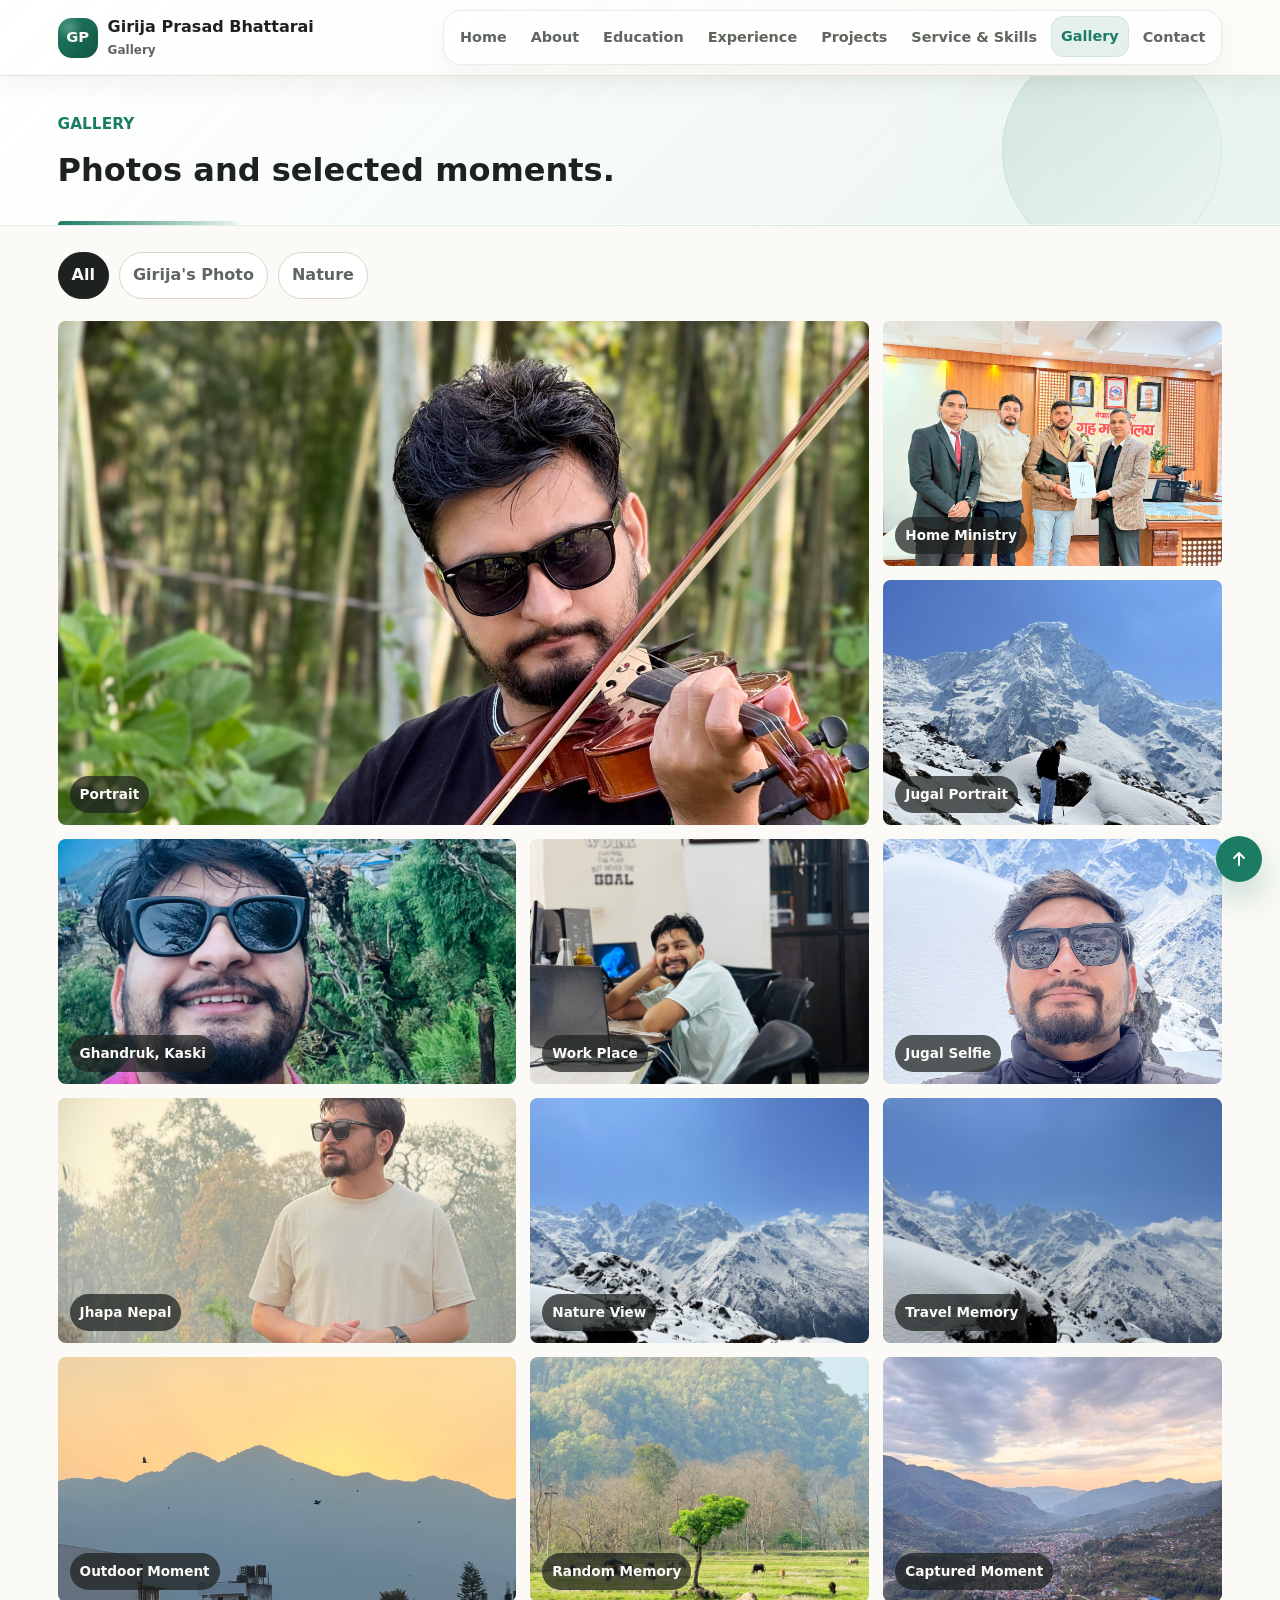
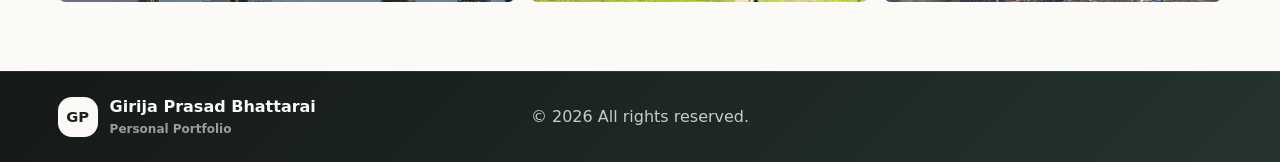
<file: gallery.html>
<!DOCTYPE html>
<html lang="en">
<head>
    <meta charset="UTF-8">
    <meta name="viewport" content="width=device-width, initial-scale=1.0">
    <title>Gallery | Girija Prasad Bhattarai</title>
    <link rel="preconnect" href="https://cdnjs.cloudflare.com">
    <link rel="stylesheet" href="https://cdnjs.cloudflare.com/ajax/libs/font-awesome/6.5.1/css/all.min.css">
    <link rel="stylesheet" href="style.css">
</head>
<body class="gallery-page">
    <header class="site-header">
        <a class="brand" href="index.html#home" aria-label="Back to home">
            <span class="brand-mark">GP</span>
            <span>
                <strong class="brand-text">Girija Prasad Bhattarai</strong>
                <small>Gallery</small>
            </span>
        </a>

        <button class="menu-toggle" type="button" aria-label="Open navigation" aria-expanded="false">
            <i class="fa-solid fa-bars"></i>
        </button>

        <nav class="site-nav" aria-label="Gallery navigation">
            <a class="nav-link" href="index.html#home">Home</a>
            <a class="nav-link" href="index.html#about">About</a>
            <a class="nav-link" href="index.html#education">Education</a>
            <a class="nav-link" href="index.html#experience">Experience</a>
            <a class="nav-link" href="projects.html">Projects</a>
            <a class="nav-link" href="index.html#services">Service &amp; Skills</a>
            <a class="nav-link active" href="gallery.html">Gallery</a>
            <a class="nav-link" href="index.html#contact">Contact</a>
        </nav>
    </header>

    <main>
        <section class="page-intro reveal">
            <p class="kicker">Gallery</p>
            <h1>Photos and selected moments.</h1>
        </section>

        <section class="section gallery-page-section">
            <div class="gallery-filters reveal" aria-label="Gallery filters">
                <button class="gallery-filter active" type="button" data-filter="all">All</button>
                <button class="gallery-filter" type="button" data-filter="girija">Girija's Photo</button>
                <button class="gallery-filter" type="button" data-filter="nature">Nature</button>
            </div>

            <div class="photo-grid full-gallery-grid" id="full-gallery-list"></div>
        </section>
    </main>

    <footer class="site-footer">
        <a class="footer-brand" href="index.html#home"><span class="brand-mark">GP</span><span><strong>Girija Prasad Bhattarai</strong><small>Personal Portfolio</small></span></a>
        <span>&copy; <span id="year"></span> All rights reserved.</span>
    </footer>
    <a class="floating-back-top" href="#" aria-label="Back to top"><i class="fa-solid fa-arrow-up"></i></a>

    <script src="data/gallery.js"></script>
    <script src="script.js"></script>
</body>
</html>
</file>
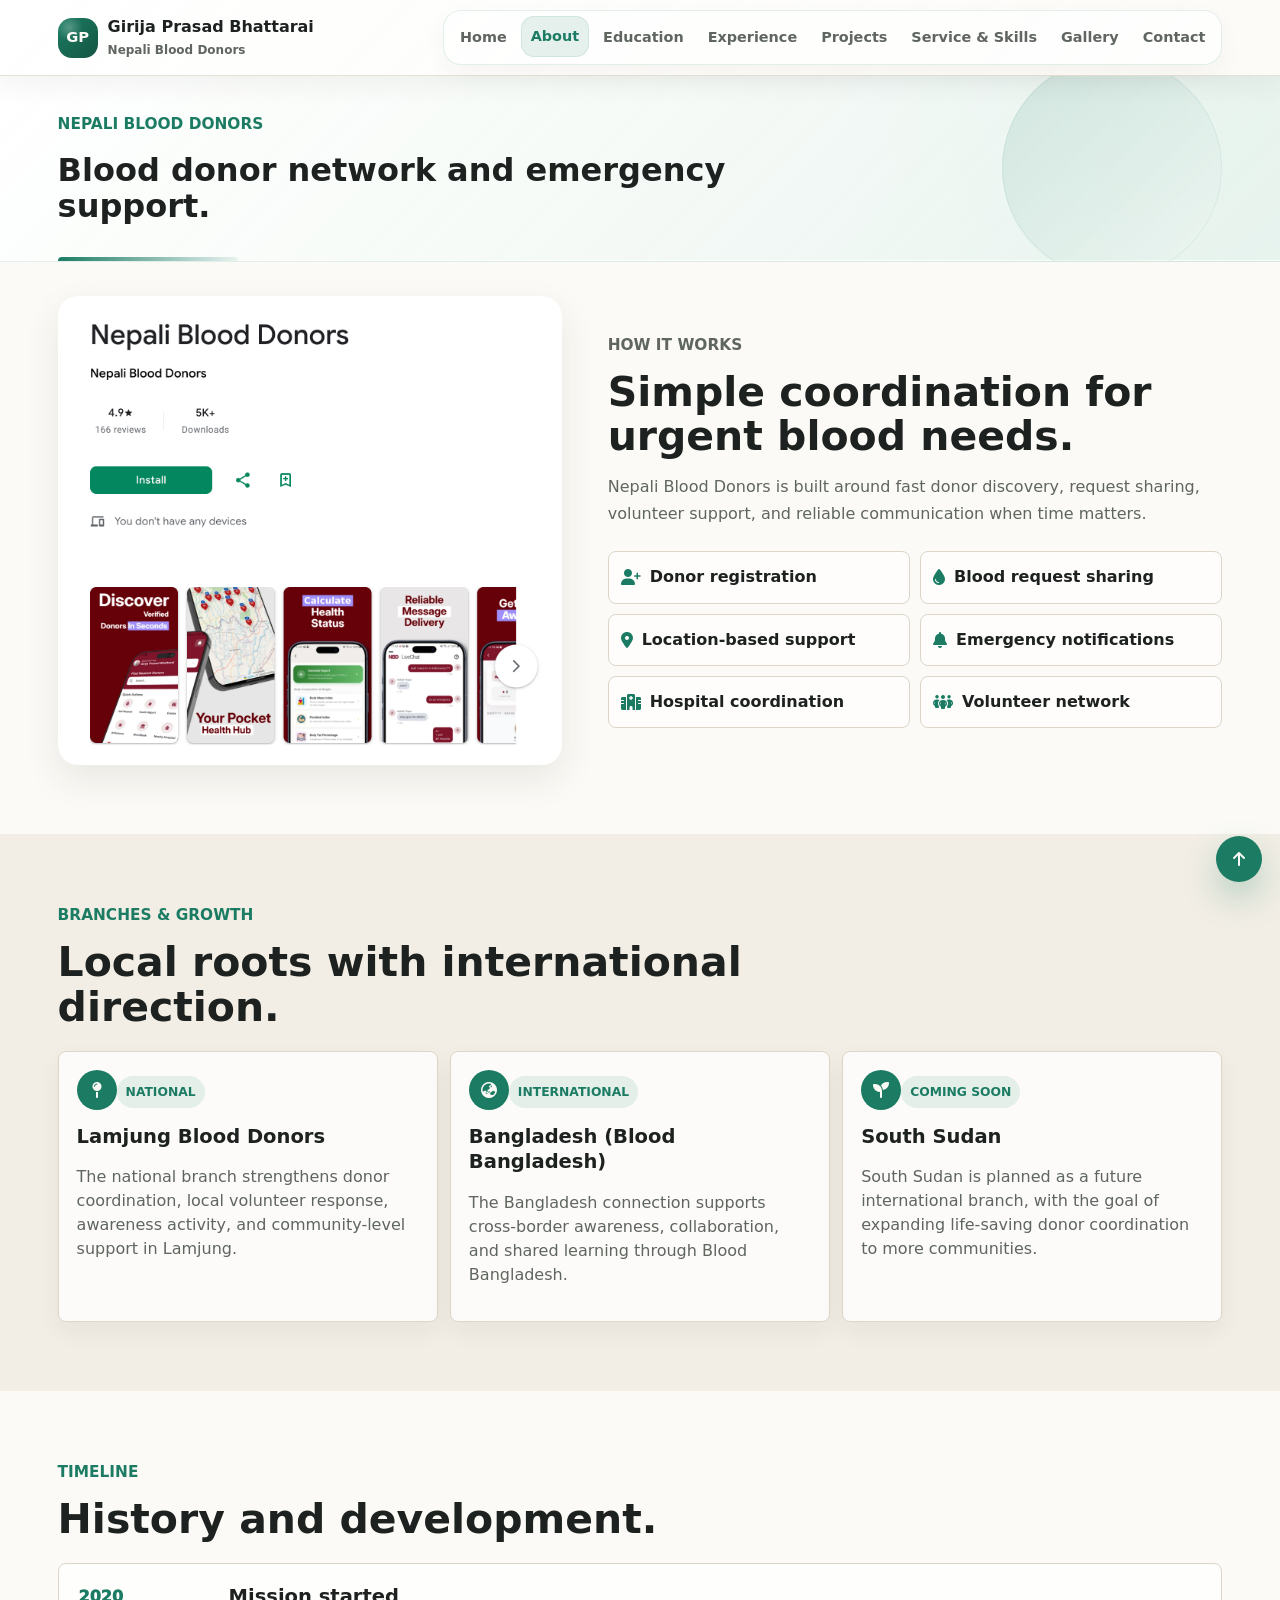
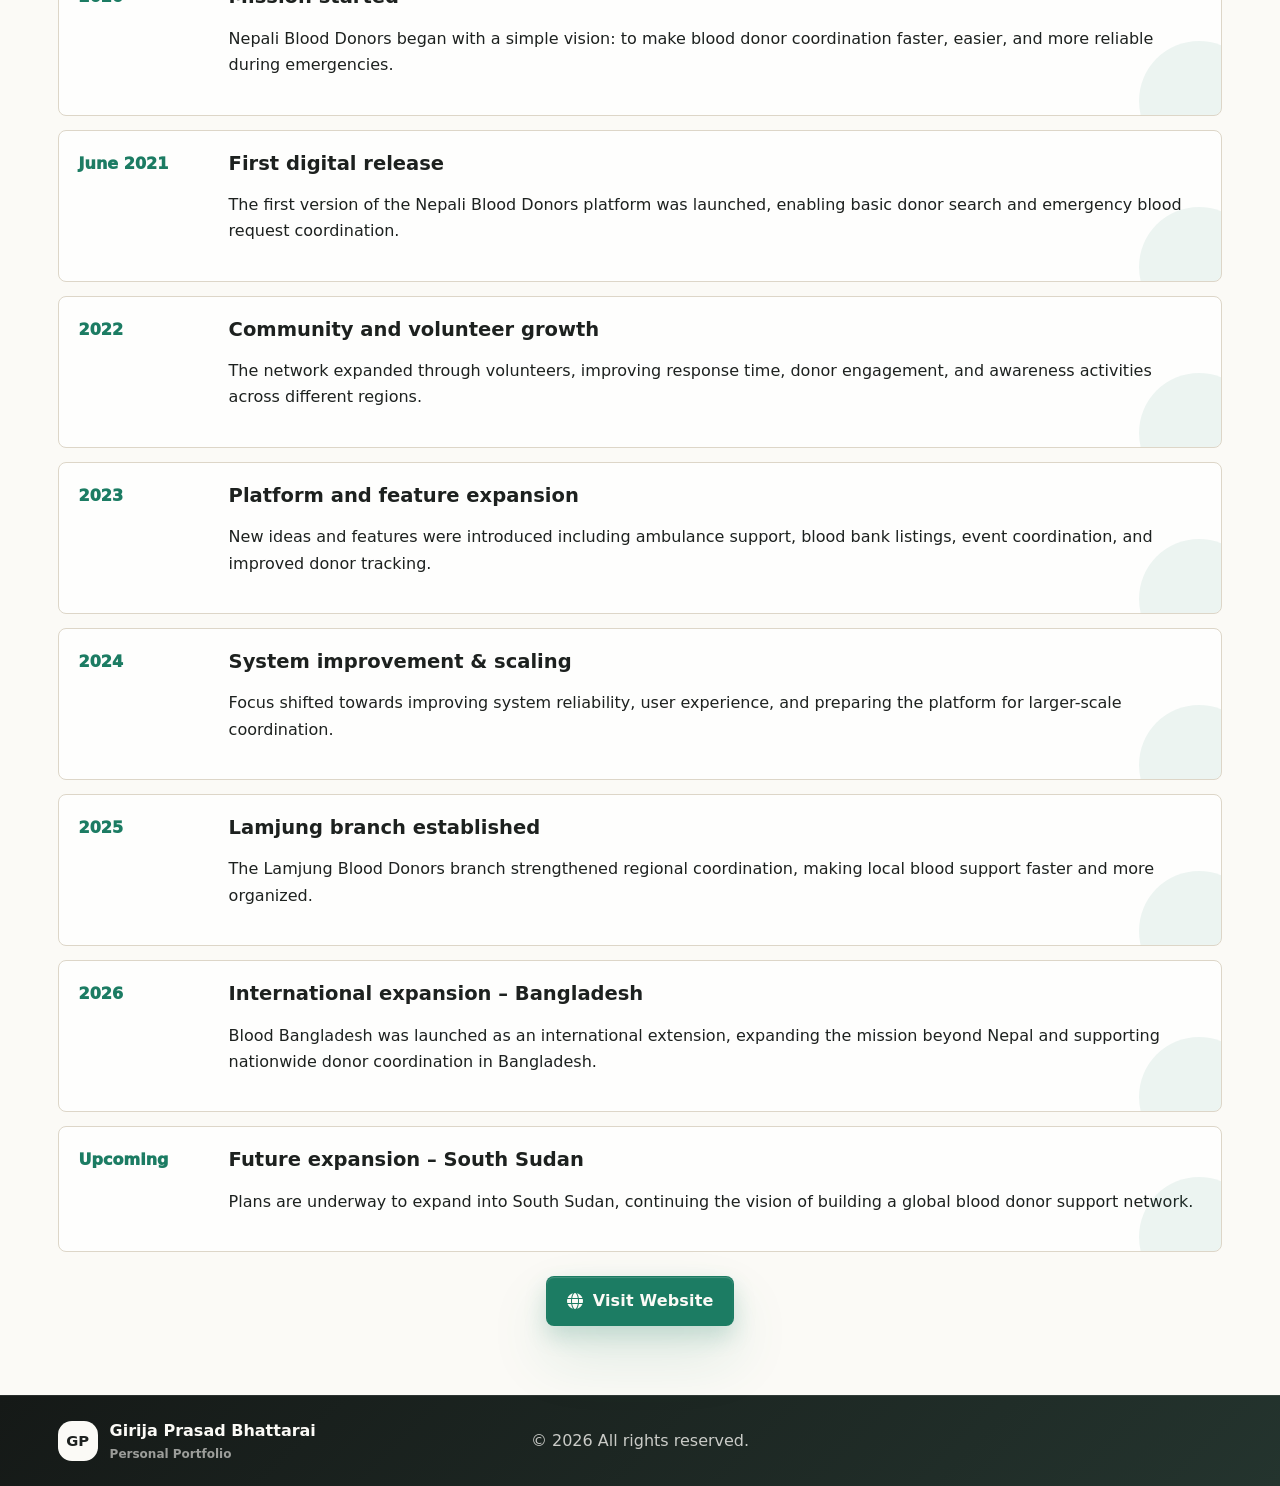
<file: nepali-blood-donors.html>
<!DOCTYPE html>
<html lang="en">
<head>
    <meta charset="UTF-8">
    <meta name="viewport" content="width=device-width, initial-scale=1.0">
    <title>Nepali Blood Donors | Girija Prasad Bhattarai</title>
    <link rel="stylesheet" href="https://cdnjs.cloudflare.com/ajax/libs/font-awesome/6.5.1/css/all.min.css">
    <link rel="stylesheet" href="style.css">
</head>
<body>
    <header class="site-header">
        <a class="brand" href="index.html#home"><span class="brand-mark">GP</span><span><strong class="brand-text">Girija Prasad Bhattarai</strong><small>Nepali Blood Donors</small></span></a>
        <button class="menu-toggle" type="button" aria-label="Open navigation" aria-expanded="false"><i class="fa-solid fa-bars"></i></button>
        <nav class="site-nav" aria-label="Primary navigation">
            <a class="nav-link" href="index.html#home">Home</a>
            <a class="nav-link" href="index.html#about">About</a>
            <a class="nav-link" href="index.html#education">Education</a>
            <a class="nav-link" href="index.html#experience">Experience</a>
            <a class="nav-link" href="projects.html">Projects</a>
            <a class="nav-link" href="index.html#services">Service &amp; Skills</a>
            <a class="nav-link" href="gallery.html">Gallery</a>
            <a class="nav-link" href="index.html#contact">Contact</a>
        </nav>
    </header>

    <main>
        <section class="page-intro reveal">
            <p class="kicker">Nepali Blood Donors</p>
            <h1>Blood donor network and emergency support.</h1>
        </section>

        <section class="section media-story">
            <figure class="story-image reveal" data-fallback="Blood Donors">
                <img src="assets/gallery/nbd-ss.png" alt="Nepali Blood Donors app visual">
            </figure>
            <div class="story-copy reveal">
                <p class="kicker">How it works</p>
                <h2>Simple coordination for urgent blood needs.</h2>
                <p>Nepali Blood Donors is built around fast donor discovery, request sharing, volunteer support, and reliable communication when time matters.</p>
                <div class="feature-list">
                    <span><i class="fa-solid fa-user-plus"></i> Donor registration</span>
                    <span><i class="fa-solid fa-droplet"></i> Blood request sharing</span>
                    <span><i class="fa-solid fa-location-dot"></i> Location-based support</span>
                    <span><i class="fa-solid fa-bell"></i> Emergency notifications</span>
                    <span><i class="fa-solid fa-hospital"></i> Hospital coordination</span>
                    <span><i class="fa-solid fa-people-group"></i> Volunteer network</span>
                </div>
            </div>
        </section>

        <section class="section detail-band">
            <div class="section-title reveal">
                <p class="kicker">Branches & Growth</p>
                <h2>Local roots with international direction.</h2>
            </div>
            <div class="detail-grid branch-grid">
                <article class="detail-card reveal"><i class="fa-solid fa-map-pin"></i><span class="tag">National</span><h3>Lamjung Blood Donors</h3><p>The national branch strengthens donor coordination, local volunteer response, awareness activity, and community-level support in Lamjung.</p></article>
                <article class="detail-card reveal"><i class="fa-solid fa-globe-asia"></i><span class="tag">International</span><h3>Bangladesh (Blood Bangladesh)</h3><p>The Bangladesh connection supports cross-border awareness, collaboration, and shared learning through Blood Bangladesh.</p></article>
                <article class="detail-card reveal"><i class="fa-solid fa-seedling"></i><span class="tag">Coming Soon</span><h3>South Sudan</h3><p>South Sudan is planned as a future international branch, with the goal of expanding life-saving donor coordination to more communities.</p></article>
            </div>
        </section>

        <section class="section">
            <div class="section-title reveal">
                <p class="kicker">Timeline</p>
                <h2>History and development.</h2>
            </div>
          <div class="detail-timeline visual-timeline">

    <article class="reveal">
        <span>2020</span>
        <div>
            <h3>Mission started</h3>
            <p>Nepali Blood Donors began with a simple vision: to make blood donor coordination faster, easier, and more reliable during emergencies.</p>
        </div>
    </article>

    <article class="reveal">
        <span>June 2021</span>
        <div>
            <h3>First digital release</h3>
            <p>The first version of the Nepali Blood Donors platform was launched, enabling basic donor search and emergency blood request coordination.</p>
        </div>
    </article>

    <article class="reveal">
        <span>2022</span>
        <div>
            <h3>Community and volunteer growth</h3>
            <p>The network expanded through volunteers, improving response time, donor engagement, and awareness activities across different regions.</p>
        </div>
    </article>

    <article class="reveal">
        <span>2023</span>
        <div>
            <h3>Platform and feature expansion</h3>
            <p>New ideas and features were introduced including ambulance support, blood bank listings, event coordination, and improved donor tracking.</p>
        </div>
    </article>

    <article class="reveal">
        <span>2024</span>
        <div>
            <h3>System improvement & scaling</h3>
            <p>Focus shifted towards improving system reliability, user experience, and preparing the platform for larger-scale coordination.</p>
        </div>
    </article>

    <article class="reveal">
        <span>2025</span>
        <div>
            <h3>Lamjung branch established</h3>
            <p>The Lamjung Blood Donors branch strengthened regional coordination, making local blood support faster and more organized.</p>
        </div>
    </article>

    <article class="reveal">
        <span>2026</span>
        <div>
            <h3>International expansion – Bangladesh</h3>
            <p>Blood Bangladesh was launched as an international extension, expanding the mission beyond Nepal and supporting nationwide donor coordination in Bangladesh.</p>
        </div>
    </article>

    <article class="reveal">
        <span>Upcoming</span>
        <div>
            <h3>Future expansion – South Sudan</h3>
            <p>Plans are underway to expand into South Sudan, continuing the vision of building a global blood donor support network.</p>
        </div>
    </article>

</div>
            <div class="section-actions reveal">
                <a class="btn dark" href="https://nepaliblooddonors.com" target="_blank" rel="noreferrer"><i class="fa-solid fa-globe"></i> Visit Website</a>
            </div>
        </section>
    </main>

    <footer class="site-footer">
        <a class="footer-brand" href="index.html#home"><span class="brand-mark">GP</span><span><strong>Girija Prasad Bhattarai</strong><small>Personal Portfolio</small></span></a>
        <span>&copy; <span id="year"></span> All rights reserved.</span>
    </footer>
    <a class="floating-back-top" href="#" aria-label="Back to top"><i class="fa-solid fa-arrow-up"></i></a>
    <script src="script.js"></script>
</body>
</html>
</file>
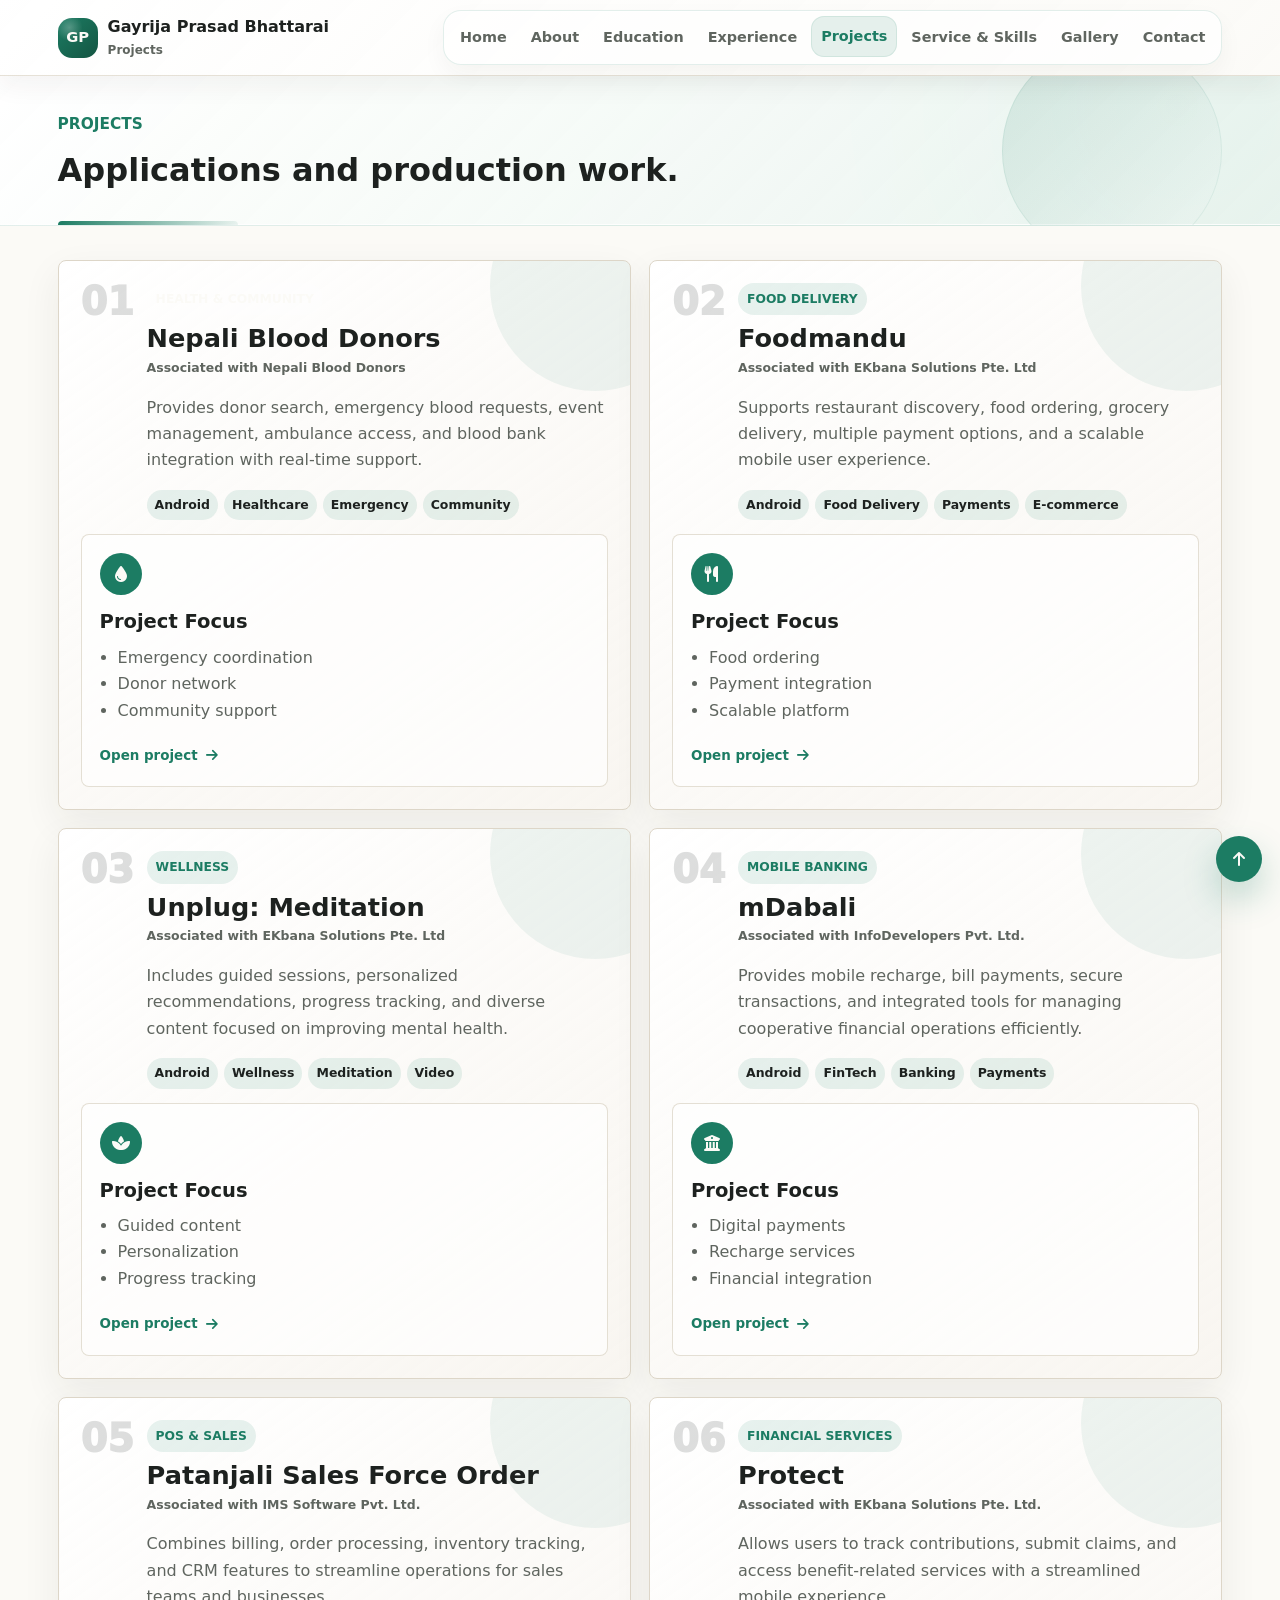
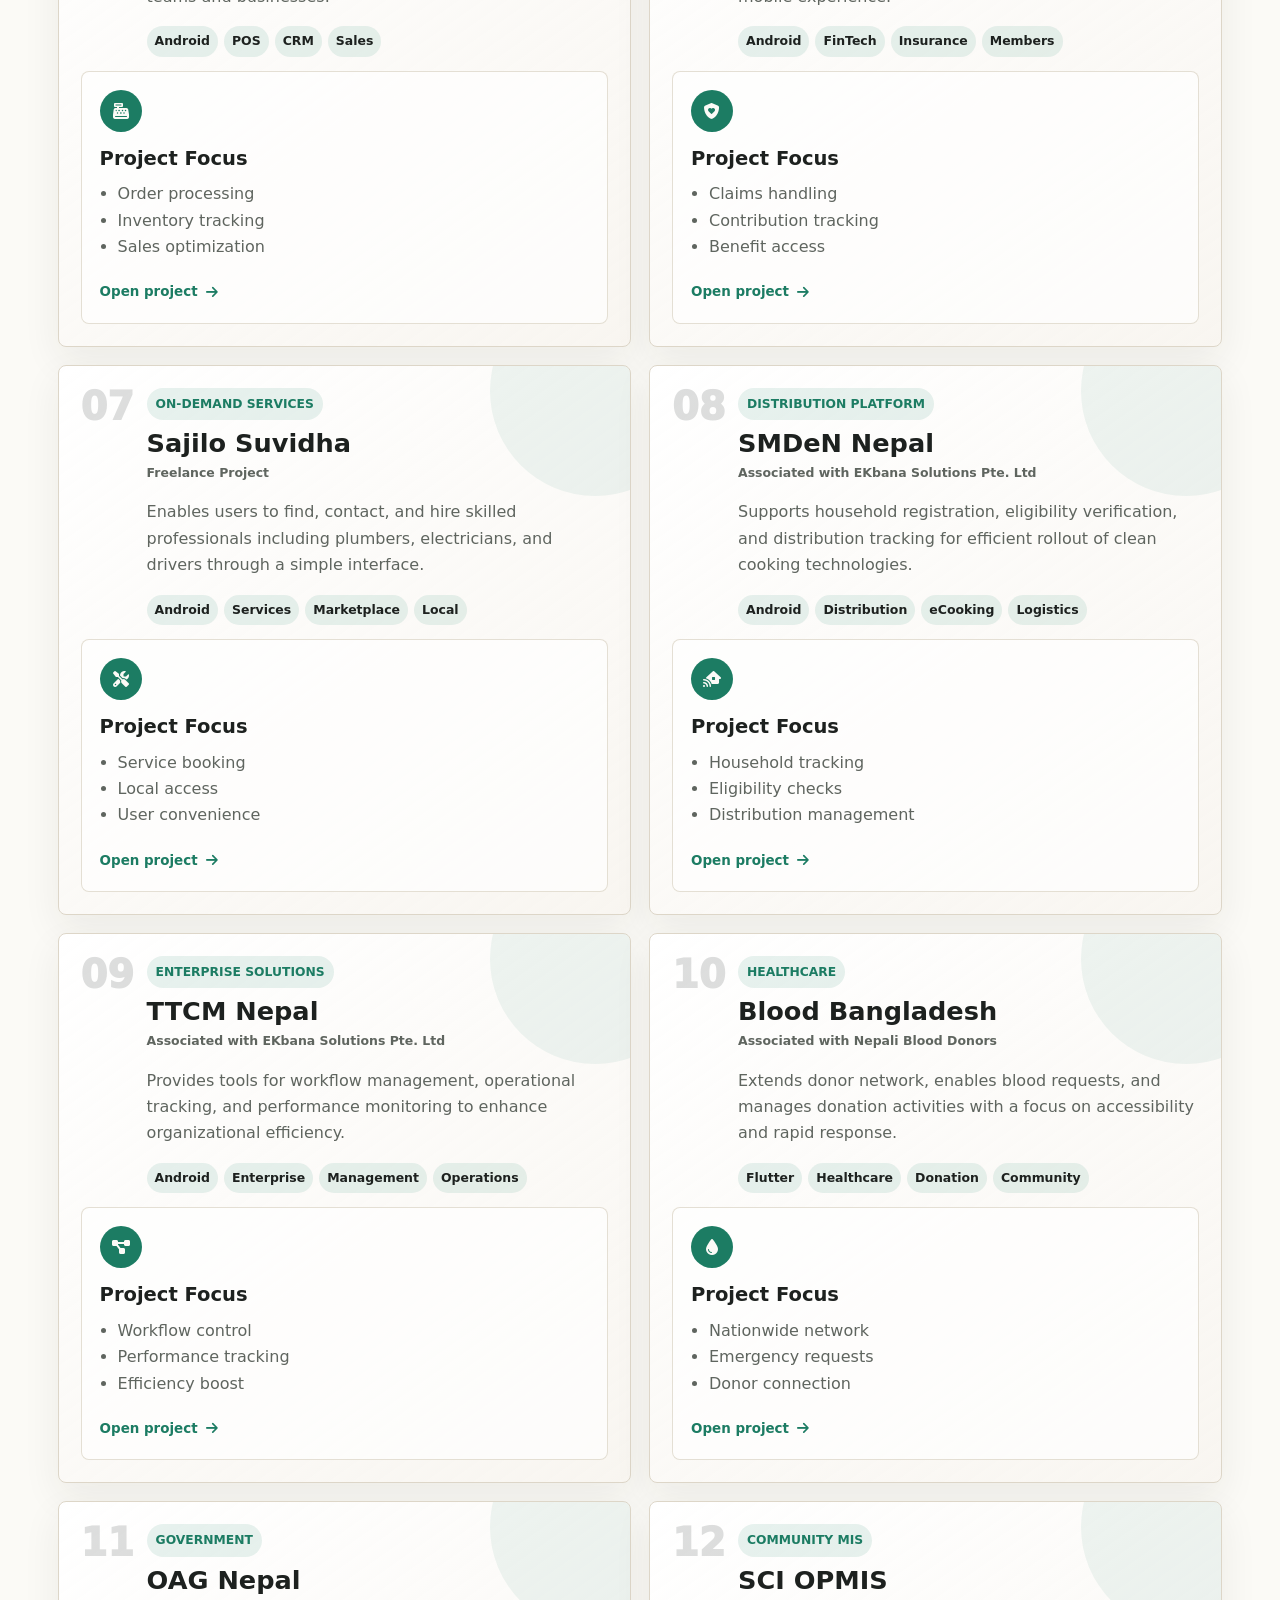
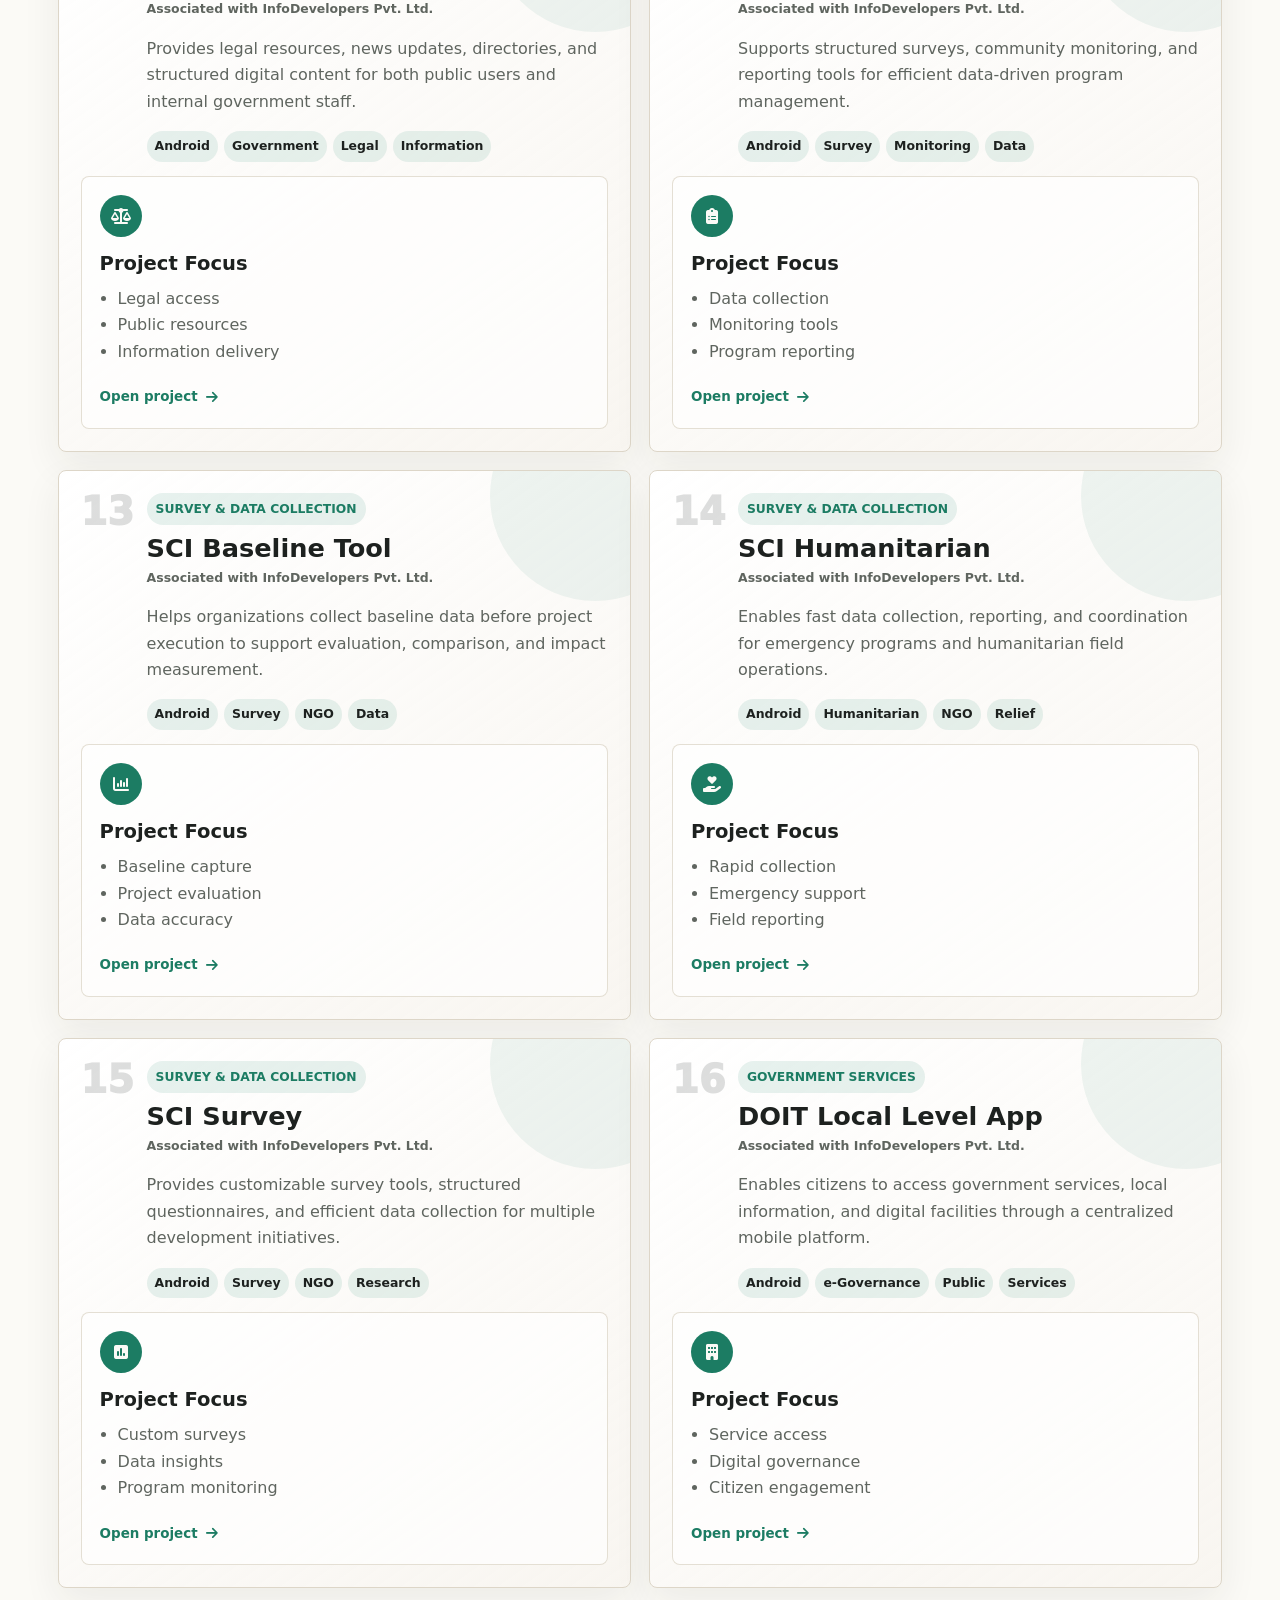
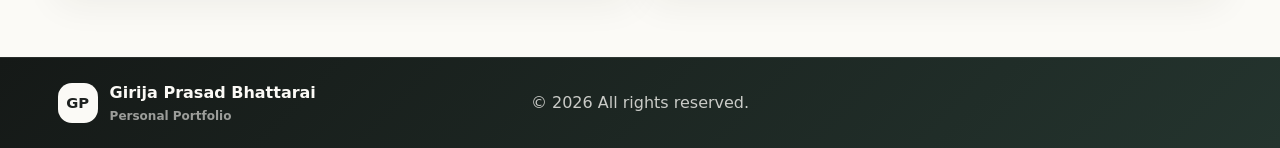
<file: projects.html>
<!DOCTYPE html>
<html lang="en">
<head>
    <meta charset="UTF-8">
    <meta name="viewport" content="width=device-width, initial-scale=1.0">
    <title>All Projects | Girija Prasad Bhattarai</title>
    <link rel="preconnect" href="https://cdnjs.cloudflare.com">
    <link rel="stylesheet" href="https://cdnjs.cloudflare.com/ajax/libs/font-awesome/6.5.1/css/all.min.css">
    <link rel="stylesheet" href="style.css">
</head>
<body>
    <header class="site-header">
        <a class="brand" href="index.html#home" aria-label="Back to home">
            <span class="brand-mark">GP</span>
            <span><strong class="brand-text">Gayrija Prasad Bhattarai</strong><small>Projects</small></span>
        </a>
        <button class="menu-toggle" type="button" aria-label="Open navigation" aria-expanded="false"><i class="fa-solid fa-bars"></i></button>
        <nav class="site-nav" aria-label="Primary navigation">
            <a class="nav-link" href="index.html#home">Home</a>
            <a class="nav-link" href="index.html#about">About</a>
            <a class="nav-link" href="index.html#education">Education</a>
            <a class="nav-link" href="index.html#experience">Experience</a>
            <a class="nav-link active" href="projects.html">Projects</a>
            <a class="nav-link" href="index.html#services">Service &amp; Skills</a>
            <a class="nav-link" href="gallery.html">Gallery</a>
            <a class="nav-link" href="index.html#contact">Contact</a>
        </nav>
    </header>

    <main>
        <section class="page-intro reveal">
            <p class="kicker">Projects</p>
            <h1>Applications and production work.</h1>
        </section>

        <section class="section projects-page-section">
            <div class="archive-projects" id="all-projects-list"></div>
        </section>
    </main>

    <footer class="site-footer">
        <a class="footer-brand" href="index.html#home"><span class="brand-mark">GP</span><span><strong>Girija Prasad Bhattarai</strong><small>Personal Portfolio</small></span></a>
        <span>&copy; <span id="year"></span> All rights reserved.</span>
    </footer>
    <a class="floating-back-top" href="#" aria-label="Back to top"><i class="fa-solid fa-arrow-up"></i></a>

    <script src="data/projects.js"></script>
    <script src="script.js"></script>
</body>
</html>
</file>
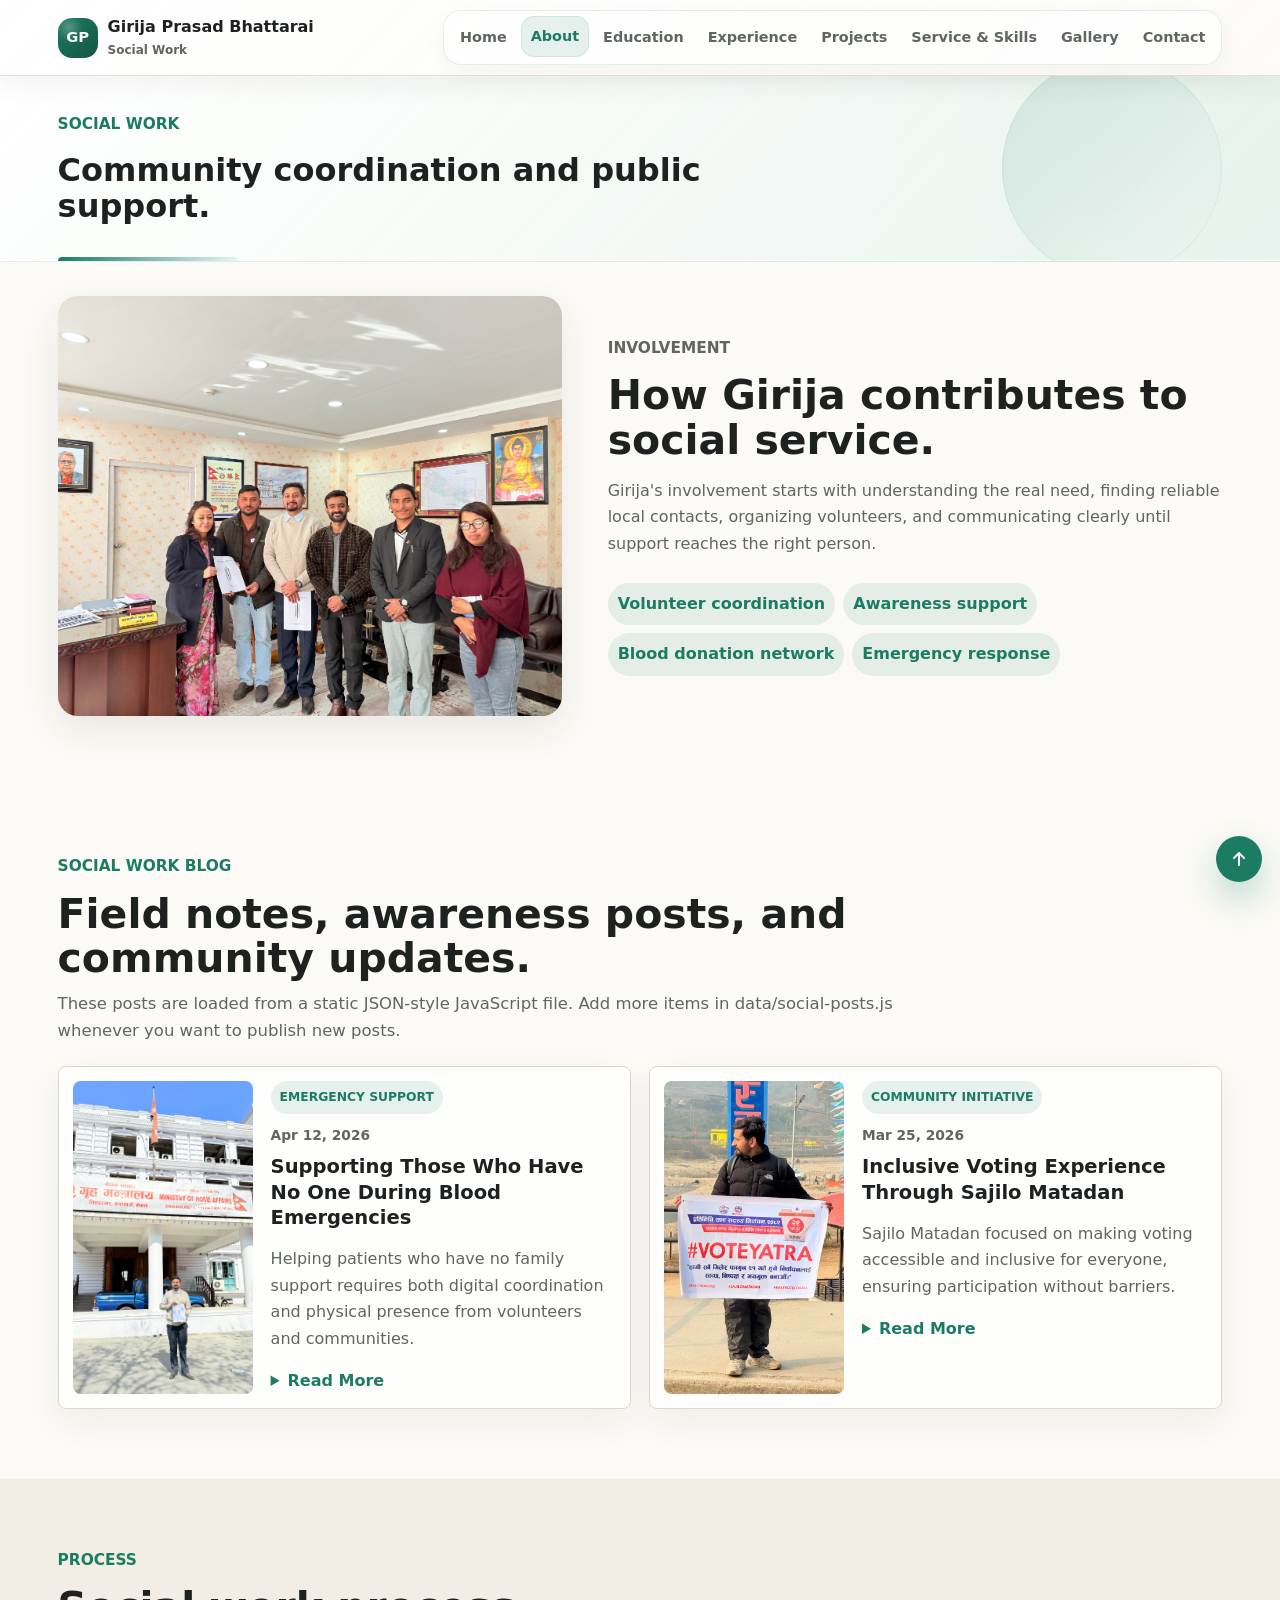
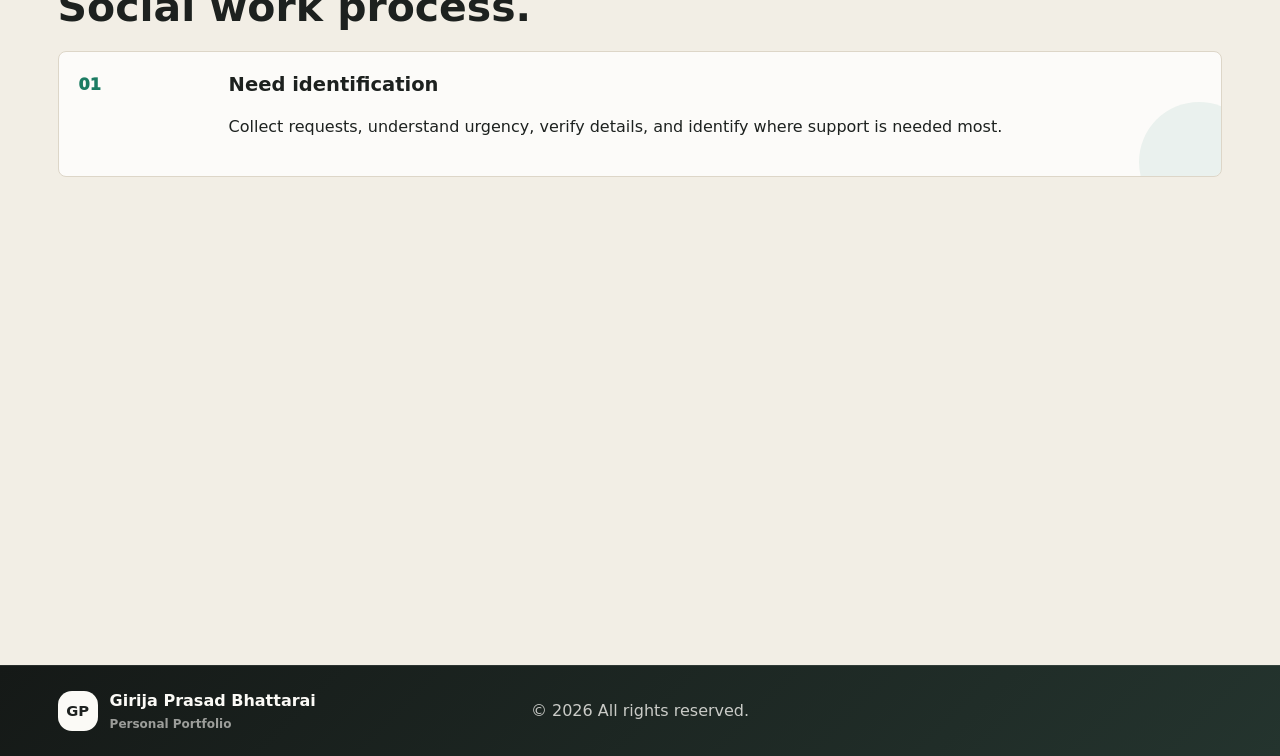
<file: social-work.html>
<!DOCTYPE html>
<html lang="en">
<head>
    <meta charset="UTF-8">
    <meta name="viewport" content="width=device-width, initial-scale=1.0">
    <title>Social Work | Girija Prasad Bhattarai</title>
    <link rel="stylesheet" href="https://cdnjs.cloudflare.com/ajax/libs/font-awesome/6.5.1/css/all.min.css">
    <link rel="stylesheet" href="style.css">
</head>
<body>
    <header class="site-header">
        <a class="brand" href="index.html#home"><span class="brand-mark">GP</span><span><strong class="brand-text">Girija Prasad Bhattarai</strong><small>Social Work</small></span></a>
        <button class="menu-toggle" type="button" aria-label="Open navigation" aria-expanded="false"><i class="fa-solid fa-bars"></i></button>
        <nav class="site-nav" aria-label="Primary navigation">
            <a class="nav-link" href="index.html#home">Home</a>
            <a class="nav-link" href="index.html#about">About</a>
            <a class="nav-link" href="index.html#education">Education</a>
            <a class="nav-link" href="index.html#experience">Experience</a>
            <a class="nav-link" href="projects.html">Projects</a>
            <a class="nav-link" href="index.html#services">Service &amp; Skills</a>
            <a class="nav-link" href="gallery.html">Gallery</a>
            <a class="nav-link" href="index.html#contact">Contact</a>
        </nav>
    </header>

    <main>
        <section class="page-intro reveal">
            <p class="kicker">Social Work</p>
            <h1>Community coordination and public support.</h1>
        </section>

        <section class="section media-story">
            <figure class="story-image reveal" data-fallback="Social Work">
                <img src="assets/gallery/g6.jpg" alt="Girija social work moment">
            </figure>
            <div class="story-copy reveal">
                <p class="kicker">Involvement</p>
                <h2>How Girija contributes to social service.</h2>
                <p>Girija's involvement starts with understanding the real need, finding reliable local contacts, organizing volunteers, and communicating clearly until support reaches the right person.</p>
                <div class="about-highlights">
                    <span>Volunteer coordination</span>
                    <span>Awareness support</span>
                    <span>Blood donation network</span>
                    <span>Emergency response</span>
                </div>
            </div>
        </section>

        <section class="section">
            <div class="section-title reveal">
                <p class="kicker">Social Work Blog</p>
                <h2>Field notes, awareness posts, and community updates.</h2>
                <p class="section-note">These posts are loaded from a static JSON-style JavaScript file. Add more items in data/social-posts.js whenever you want to publish new posts.</p>
            </div>
            <div class="posts-grid" id="social-posts-list"></div>
        </section>

        <section class="section detail-band">
            <div class="section-title reveal">
                <p class="kicker">Process</p>
                <h2>Social work process.</h2>
            </div>
            <div class="detail-timeline visual-timeline">
                <article class="reveal"><span>01</span><div><h3>Need identification</h3><p>Collect requests, understand urgency, verify details, and identify where support is needed most.</p></div></article>
                <article class="reveal"><span>02</span><div><h3>Network activation</h3><p>Reach volunteers, donors, local contacts, and social channels for quick response and coordination.</p></div></article>
                <article class="reveal"><span>03</span><div><h3>Field coordination</h3><p>Guide people through communication, location details, timing, and follow-up until the issue is handled.</p></div></article>
                <article class="reveal"><span>04</span><div><h3>Long-term community building</h3><p>Improve awareness, document learning, and build a stronger network for future emergencies.</p></div></article>
            </div>
        </section>
    </main>

    <footer class="site-footer">
        <a class="footer-brand" href="index.html#home"><span class="brand-mark">GP</span><span><strong>Girija Prasad Bhattarai</strong><small>Personal Portfolio</small></span></a>
        <span>&copy; <span id="year"></span> All rights reserved.</span>
    </footer>
    <a class="floating-back-top" href="#" aria-label="Back to top"><i class="fa-solid fa-arrow-up"></i></a>
    <script src="data/social-posts.js"></script>
    <script src="script.js"></script>
</body>
</html>
</file>
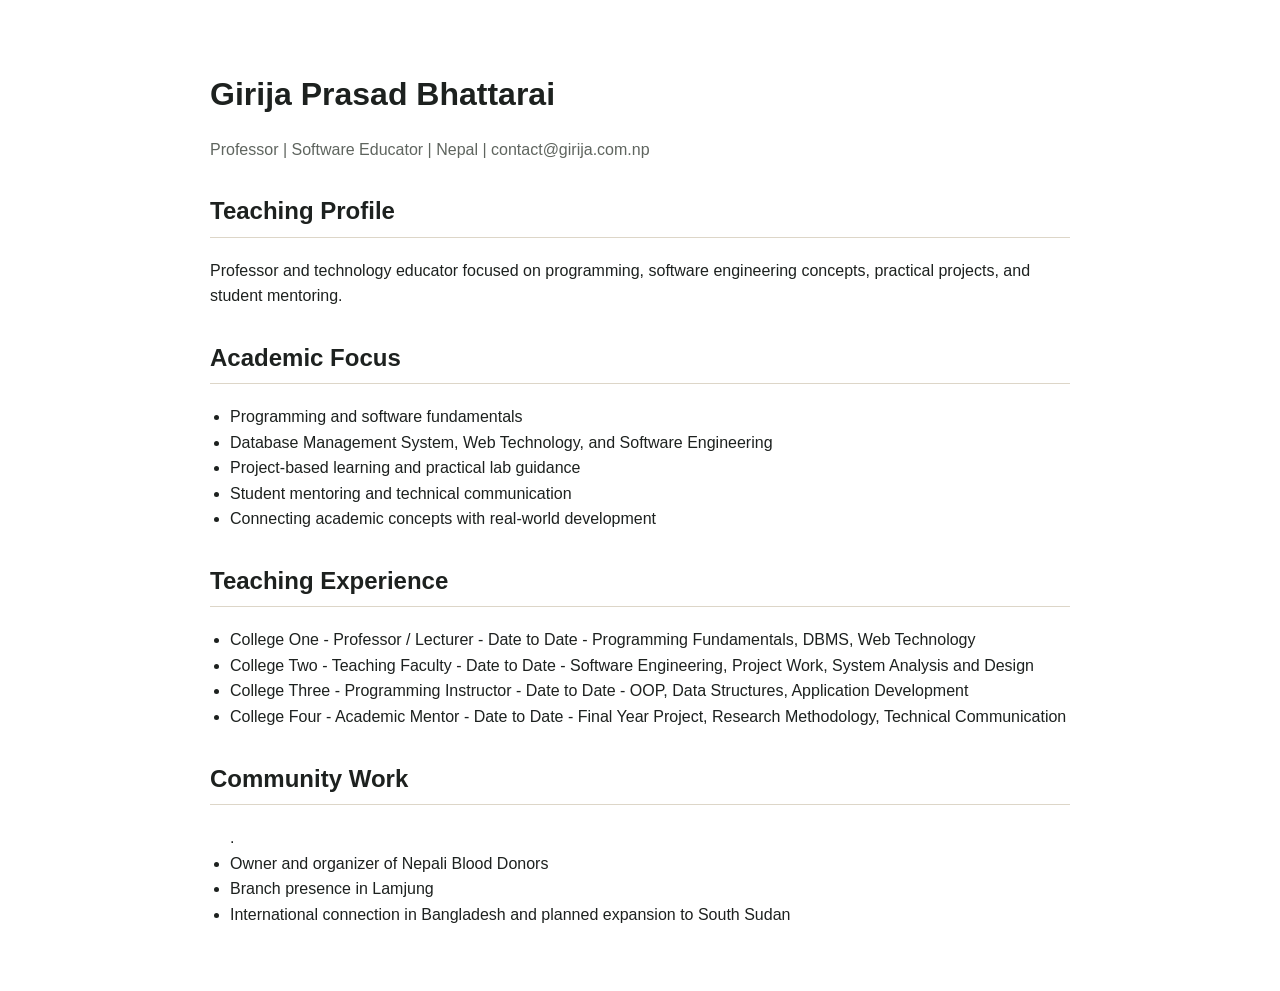
<file: resumes/professor-resume.html>
<!DOCTYPE html>
<html lang="en">
<head>
    <meta charset="UTF-8">
    <meta name="viewport" content="width=device-width, initial-scale=1.0">
    <title>Professor Resume | Girija Prasad Bhattarai</title>
    <style>
        body {
            max-width: 860px;
            margin: 0 auto;
            padding: 48px 22px;
            color: #1d211f;
            font-family: Arial, sans-serif;
            line-height: 1.6;
        }
        h1 { margin-bottom: 0; }
        h2 { margin-top: 30px; border-bottom: 1px solid #ddd6c8; padding-bottom: 6px; }
        .muted { color: #5f655f; }
        ul { padding-left: 20px; }
        @media print { body { padding: 0; } }
    </style>
</head>
<body>
    <h1>Girija Prasad Bhattarai</h1>
    <p class="muted">Professor | Software Educator | Nepal | contact@girija.com.np</p>

    <h2>Teaching Profile</h2>
    <p>Professor and technology educator focused on programming, software engineering concepts, practical projects, and student mentoring.</p>

    <h2>Academic Focus</h2>
    <ul>
        <li>Programming and software fundamentals</li>
        <li>Database Management System, Web Technology, and Software Engineering</li>
        <li>Project-based learning and practical lab guidance</li>
        <li>Student mentoring and technical communication</li>
        <li>Connecting academic concepts with real-world development</li>
    </ul>

    <h2>Teaching Experience</h2>
    <ul>
        <li>College One - Professor / Lecturer - Date to Date - Programming Fundamentals, DBMS, Web Technology</li>
        <li>College Two - Teaching Faculty - Date to Date - Software Engineering, Project Work, System Analysis and Design</li>
        <li>College Three - Programming Instructor - Date to Date - OOP, Data Structures, Application Development</li>
        <li>College Four - Academic Mentor - Date to Date - Final Year Project, Research Methodology, Technical Communication</li>
    </ul>

    <h2>Community Work</h2>
    <ul>.
        <li>Owner and organizer of Nepali Blood Donors</li>
        <li>Branch presence in Lamjung</li>
        <li>International connection in Bangladesh and planned expansion to South Sudan</li>
    </ul>
</body>
</html>
</file>
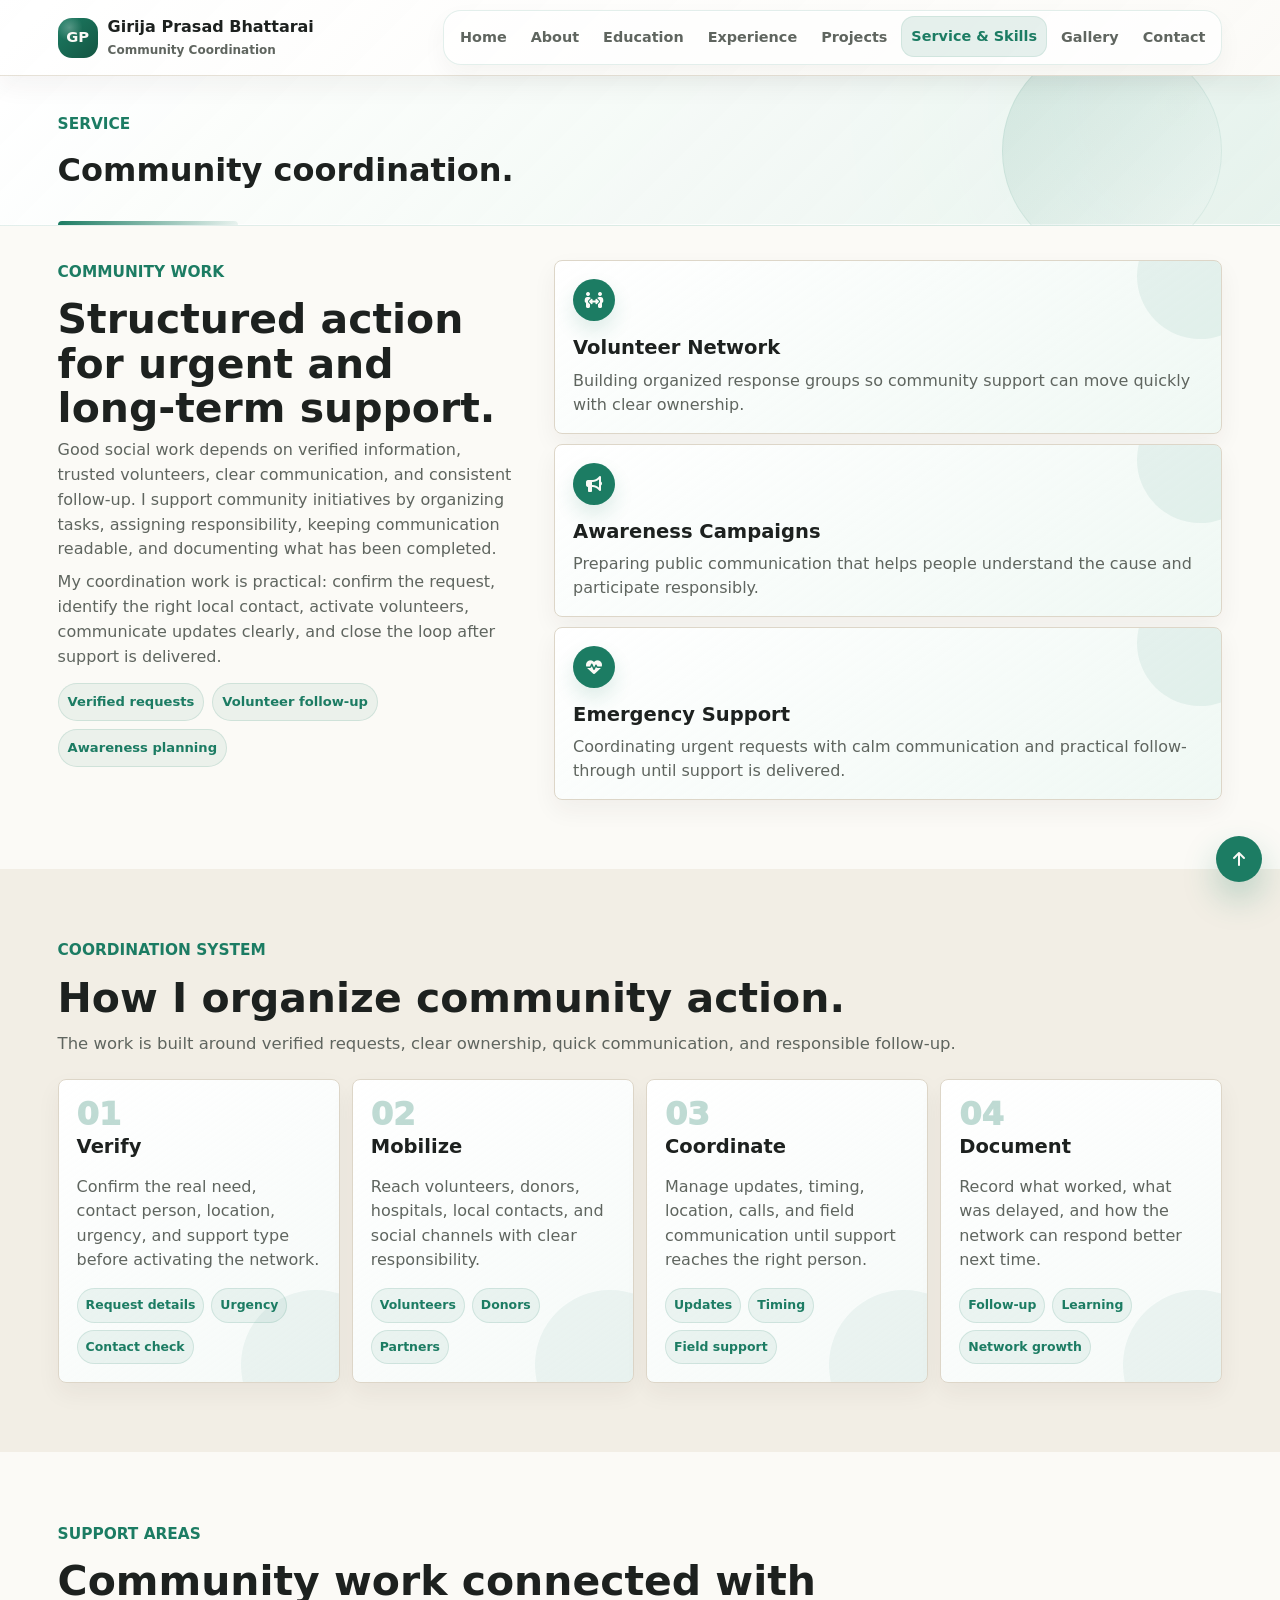
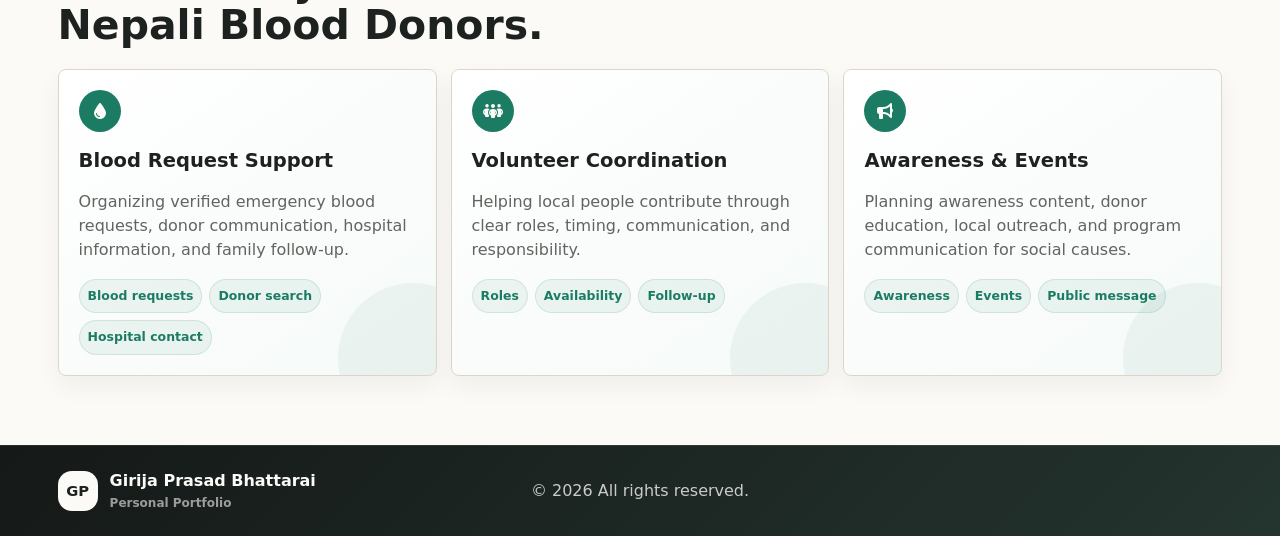
<file: services/community-coordination.html>
<!DOCTYPE html>
<html lang="en">
<head>
    <meta charset="UTF-8">
    <meta name="viewport" content="width=device-width, initial-scale=1.0">
    <title>Community Coordination | Girija Prasad Bhattarai</title>
    <link rel="stylesheet" href="https://cdnjs.cloudflare.com/ajax/libs/font-awesome/6.5.1/css/all.min.css">
    <link rel="stylesheet" href="../style.css">
</head>
<body>
    <header class="site-header">
        <a class="brand" href="../index.html#home"><span class="brand-mark">GP</span><span><strong class="brand-text">Girija Prasad Bhattarai</strong><small>Community Coordination</small></span></a>
        <button class="menu-toggle" type="button" aria-label="Open navigation" aria-expanded="false"><i class="fa-solid fa-bars"></i></button>
        <nav class="site-nav" aria-label="Primary navigation"><a class="nav-link" href="../index.html#home">Home</a><a class="nav-link" href="../index.html#about">About</a><a class="nav-link" href="../index.html#education">Education</a><a class="nav-link" href="../index.html#experience">Experience</a><a class="nav-link" href="../projects.html">Projects</a><a class="nav-link" href="../index.html#services">Service &amp; Skills</a><a class="nav-link" href="../gallery.html">Gallery</a><a class="nav-link" href="../index.html#contact">Contact</a></nav>
    </header>
    <main>
        <section class="page-intro reveal">
            <p class="kicker">Service</p>
            <h1>Community coordination.</h1>
        </section>

        <section class="section service-detail-section">
            <div class="service-detail-layout">
                <div class="service-overview reveal">
                    <p class="kicker">Community Work</p>
                    <h2>Structured action for urgent and long-term support.</h2>
                    <p>Good social work depends on verified information, trusted volunteers, clear communication, and consistent follow-up. I support community initiatives by organizing tasks, assigning responsibility, keeping communication readable, and documenting what has been completed.</p>
                    <p>My coordination work is practical: confirm the request, identify the right local contact, activate volunteers, communicate updates clearly, and close the loop after support is delivered.</p>
                    <div class="mini-metrics"><span>Verified requests</span><span>Volunteer follow-up</span><span>Awareness planning</span></div>
                </div>
                <div class="service-points">
                    <article class="detail-card service-feature-card reveal"><i class="fa-solid fa-people-arrows"></i><h3>Volunteer Network</h3><p>Building organized response groups so community support can move quickly with clear ownership.</p></article>
                    <article class="detail-card service-feature-card reveal"><i class="fa-solid fa-bullhorn"></i><h3>Awareness Campaigns</h3><p>Preparing public communication that helps people understand the cause and participate responsibly.</p></article>
                    <article class="detail-card service-feature-card reveal"><i class="fa-solid fa-heart-pulse"></i><h3>Emergency Support</h3><p>Coordinating urgent requests with calm communication and practical follow-through until support is delivered.</p></article>
                </div>
            </div>
        </section>
        <section class="section detail-band">
            <div class="section-title reveal"><p class="kicker">Coordination System</p><h2>How I organize community action.</h2><p class="section-note">The work is built around verified requests, clear ownership, quick communication, and responsible follow-up.</p></div>
            <div class="process-grid">
                <article class="process-card reveal"><span>01</span><h3>Verify</h3><p>Confirm the real need, contact person, location, urgency, and support type before activating the network.</p><div class="chip-list"><span>Request details</span><span>Urgency</span><span>Contact check</span></div></article>
                <article class="process-card reveal"><span>02</span><h3>Mobilize</h3><p>Reach volunteers, donors, hospitals, local contacts, and social channels with clear responsibility.</p><div class="chip-list"><span>Volunteers</span><span>Donors</span><span>Partners</span></div></article>
                <article class="process-card reveal"><span>03</span><h3>Coordinate</h3><p>Manage updates, timing, location, calls, and field communication until support reaches the right person.</p><div class="chip-list"><span>Updates</span><span>Timing</span><span>Field support</span></div></article>
                <article class="process-card reveal"><span>04</span><h3>Document</h3><p>Record what worked, what was delayed, and how the network can respond better next time.</p><div class="chip-list"><span>Follow-up</span><span>Learning</span><span>Network growth</span></div></article>
            </div>
        </section>

        <section class="section">
            <div class="section-title reveal"><p class="kicker">Support Areas</p><h2>Community work connected with Nepali Blood Donors.</h2></div>
            <div class="experience-base-grid">
                <article class="experience-base-card reveal"><i class="fa-solid fa-droplet"></i><h3>Blood Request Support</h3><p>Organizing verified emergency blood requests, donor communication, hospital information, and family follow-up.</p><div class="chip-list"><span>Blood requests</span><span>Donor search</span><span>Hospital contact</span></div></article>
                <article class="experience-base-card reveal"><i class="fa-solid fa-people-group"></i><h3>Volunteer Coordination</h3><p>Helping local people contribute through clear roles, timing, communication, and responsibility.</p><div class="chip-list"><span>Roles</span><span>Availability</span><span>Follow-up</span></div></article>
                <article class="experience-base-card reveal"><i class="fa-solid fa-bullhorn"></i><h3>Awareness & Events</h3><p>Planning awareness content, donor education, local outreach, and program communication for social causes.</p><div class="chip-list"><span>Awareness</span><span>Events</span><span>Public message</span></div></article>
            </div>
        </section>
    </main>
    <footer class="site-footer"><a class="footer-brand" href="../index.html#home"><span class="brand-mark">GP</span><span><strong>Girija Prasad Bhattarai</strong><small>Personal Portfolio</small></span></a><span>&copy; <span id="year"></span> All rights reserved.</span></footer>
    <a class="floating-back-top" href="#" aria-label="Back to top"><i class="fa-solid fa-arrow-up"></i></a>
    <script src="../script.js"></script>
</body>
</html>
</file>
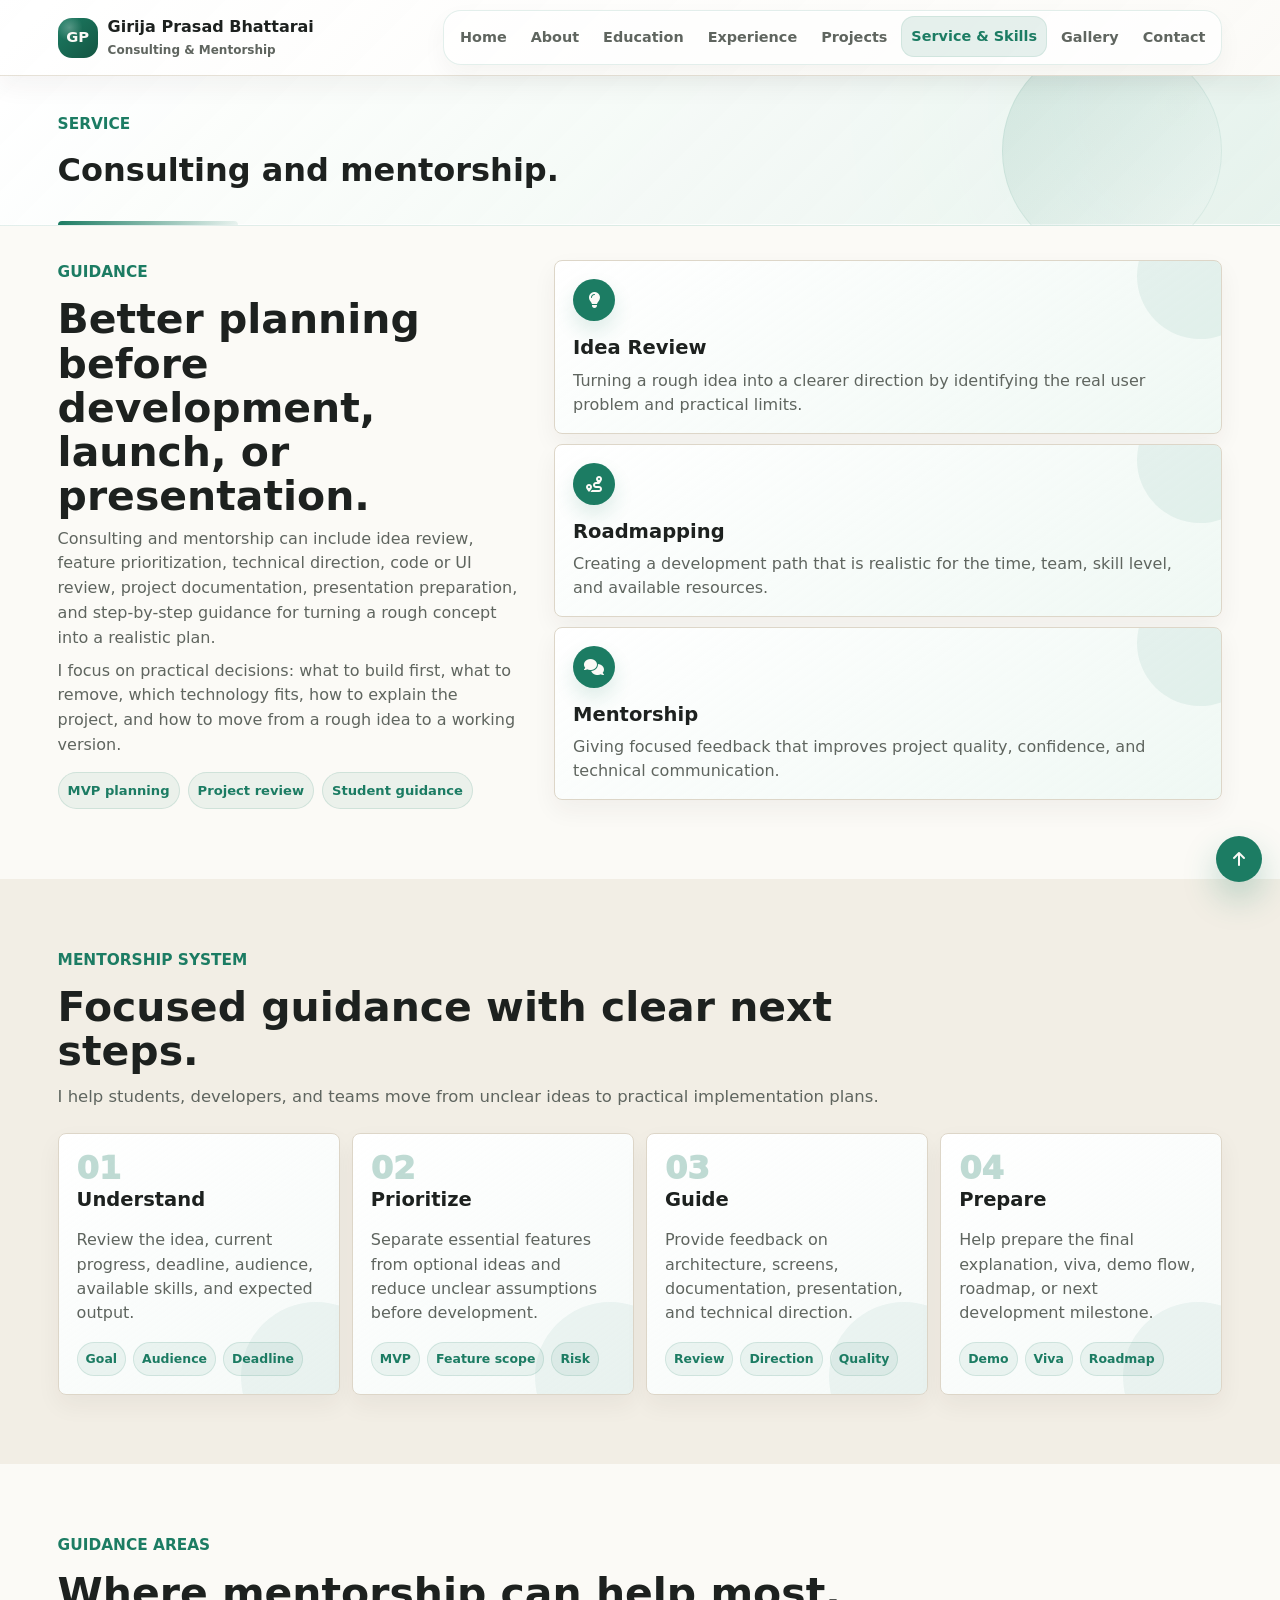
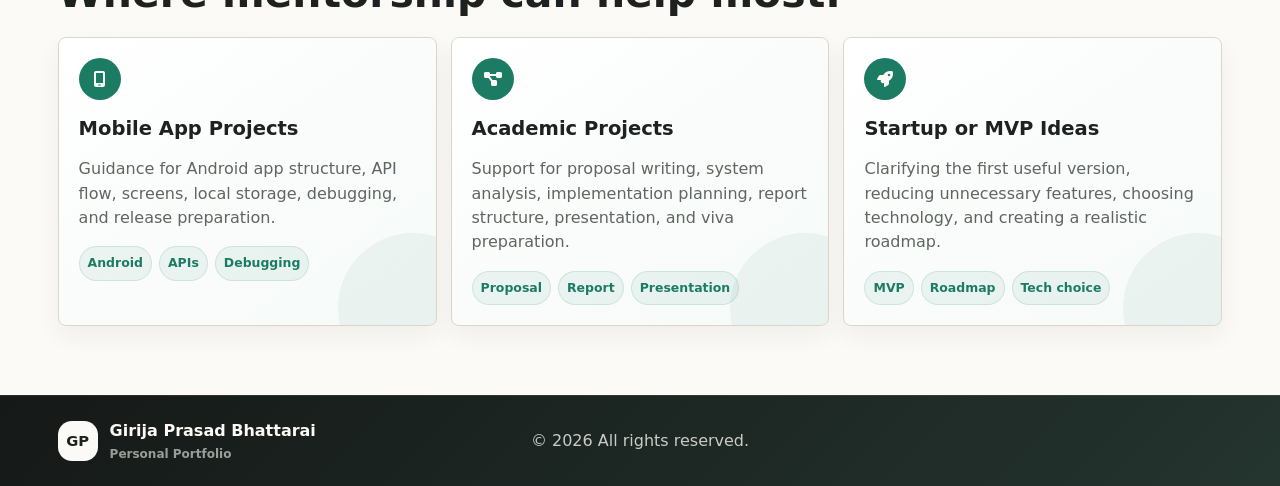
<file: services/consulting-mentorship.html>
<!DOCTYPE html>
<html lang="en">
<head>
    <meta charset="UTF-8">
    <meta name="viewport" content="width=device-width, initial-scale=1.0">
    <title>Consulting & Mentorship | Girija Prasad Bhattarai</title>
    <link rel="stylesheet" href="https://cdnjs.cloudflare.com/ajax/libs/font-awesome/6.5.1/css/all.min.css">
    <link rel="stylesheet" href="../style.css">
</head>
<body>
    <header class="site-header">
        <a class="brand" href="../index.html#home"><span class="brand-mark">GP</span><span><strong class="brand-text">Girija Prasad Bhattarai</strong><small>Consulting & Mentorship</small></span></a>
        <button class="menu-toggle" type="button" aria-label="Open navigation" aria-expanded="false"><i class="fa-solid fa-bars"></i></button>
        <nav class="site-nav" aria-label="Primary navigation"><a class="nav-link" href="../index.html#home">Home</a><a class="nav-link" href="../index.html#about">About</a><a class="nav-link" href="../index.html#education">Education</a><a class="nav-link" href="../index.html#experience">Experience</a><a class="nav-link" href="../projects.html">Projects</a><a class="nav-link" href="../index.html#services">Service &amp; Skills</a><a class="nav-link" href="../gallery.html">Gallery</a><a class="nav-link" href="../index.html#contact">Contact</a></nav>
    </header>
    <main>
        <section class="page-intro reveal">
            <p class="kicker">Service</p>
            <h1>Consulting and mentorship.</h1>
        </section>

        <section class="section service-detail-section">
            <div class="service-detail-layout">
                <div class="service-overview reveal">
                    <p class="kicker">Guidance</p>
                    <h2>Better planning before development, launch, or presentation.</h2>
                    <p>Consulting and mentorship can include idea review, feature prioritization, technical direction, code or UI review, project documentation, presentation preparation, and step-by-step guidance for turning a rough concept into a realistic plan.</p>
                    <p>I focus on practical decisions: what to build first, what to remove, which technology fits, how to explain the project, and how to move from a rough idea to a working version.</p>
                    <div class="mini-metrics"><span>MVP planning</span><span>Project review</span><span>Student guidance</span></div>
                </div>
                <div class="service-points">
                    <article class="detail-card service-feature-card reveal"><i class="fa-solid fa-lightbulb"></i><h3>Idea Review</h3><p>Turning a rough idea into a clearer direction by identifying the real user problem and practical limits.</p></article>
                    <article class="detail-card service-feature-card reveal"><i class="fa-solid fa-route"></i><h3>Roadmapping</h3><p>Creating a development path that is realistic for the time, team, skill level, and available resources.</p></article>
                    <article class="detail-card service-feature-card reveal"><i class="fa-solid fa-comments"></i><h3>Mentorship</h3><p>Giving focused feedback that improves project quality, confidence, and technical communication.</p></article>
                </div>
            </div>
        </section>
        <section class="section detail-band">
            <div class="section-title reveal"><p class="kicker">Mentorship System</p><h2>Focused guidance with clear next steps.</h2><p class="section-note">I help students, developers, and teams move from unclear ideas to practical implementation plans.</p></div>
            <div class="process-grid">
                <article class="process-card reveal"><span>01</span><h3>Understand</h3><p>Review the idea, current progress, deadline, audience, available skills, and expected output.</p><div class="chip-list"><span>Goal</span><span>Audience</span><span>Deadline</span></div></article>
                <article class="process-card reveal"><span>02</span><h3>Prioritize</h3><p>Separate essential features from optional ideas and reduce unclear assumptions before development.</p><div class="chip-list"><span>MVP</span><span>Feature scope</span><span>Risk</span></div></article>
                <article class="process-card reveal"><span>03</span><h3>Guide</h3><p>Provide feedback on architecture, screens, documentation, presentation, and technical direction.</p><div class="chip-list"><span>Review</span><span>Direction</span><span>Quality</span></div></article>
                <article class="process-card reveal"><span>04</span><h3>Prepare</h3><p>Help prepare the final explanation, viva, demo flow, roadmap, or next development milestone.</p><div class="chip-list"><span>Demo</span><span>Viva</span><span>Roadmap</span></div></article>
            </div>
        </section>

        <section class="section">
            <div class="section-title reveal"><p class="kicker">Guidance Areas</p><h2>Where mentorship can help most.</h2></div>
            <div class="experience-base-grid">
                <article class="experience-base-card reveal"><i class="fa-solid fa-mobile-screen"></i><h3>Mobile App Projects</h3><p>Guidance for Android app structure, API flow, screens, local storage, debugging, and release preparation.</p><div class="chip-list"><span>Android</span><span>APIs</span><span>Debugging</span></div></article>
                <article class="experience-base-card reveal"><i class="fa-solid fa-diagram-project"></i><h3>Academic Projects</h3><p>Support for proposal writing, system analysis, implementation planning, report structure, presentation, and viva preparation.</p><div class="chip-list"><span>Proposal</span><span>Report</span><span>Presentation</span></div></article>
                <article class="experience-base-card reveal"><i class="fa-solid fa-rocket"></i><h3>Startup or MVP Ideas</h3><p>Clarifying the first useful version, reducing unnecessary features, choosing technology, and creating a realistic roadmap.</p><div class="chip-list"><span>MVP</span><span>Roadmap</span><span>Tech choice</span></div></article>
            </div>
        </section>
    </main>
    <footer class="site-footer"><a class="footer-brand" href="../index.html#home"><span class="brand-mark">GP</span><span><strong>Girija Prasad Bhattarai</strong><small>Personal Portfolio</small></span></a><span>&copy; <span id="year"></span> All rights reserved.</span></footer>
    <a class="floating-back-top" href="#" aria-label="Back to top"><i class="fa-solid fa-arrow-up"></i></a>
    <script src="../script.js"></script>
</body>
</html>
</file>
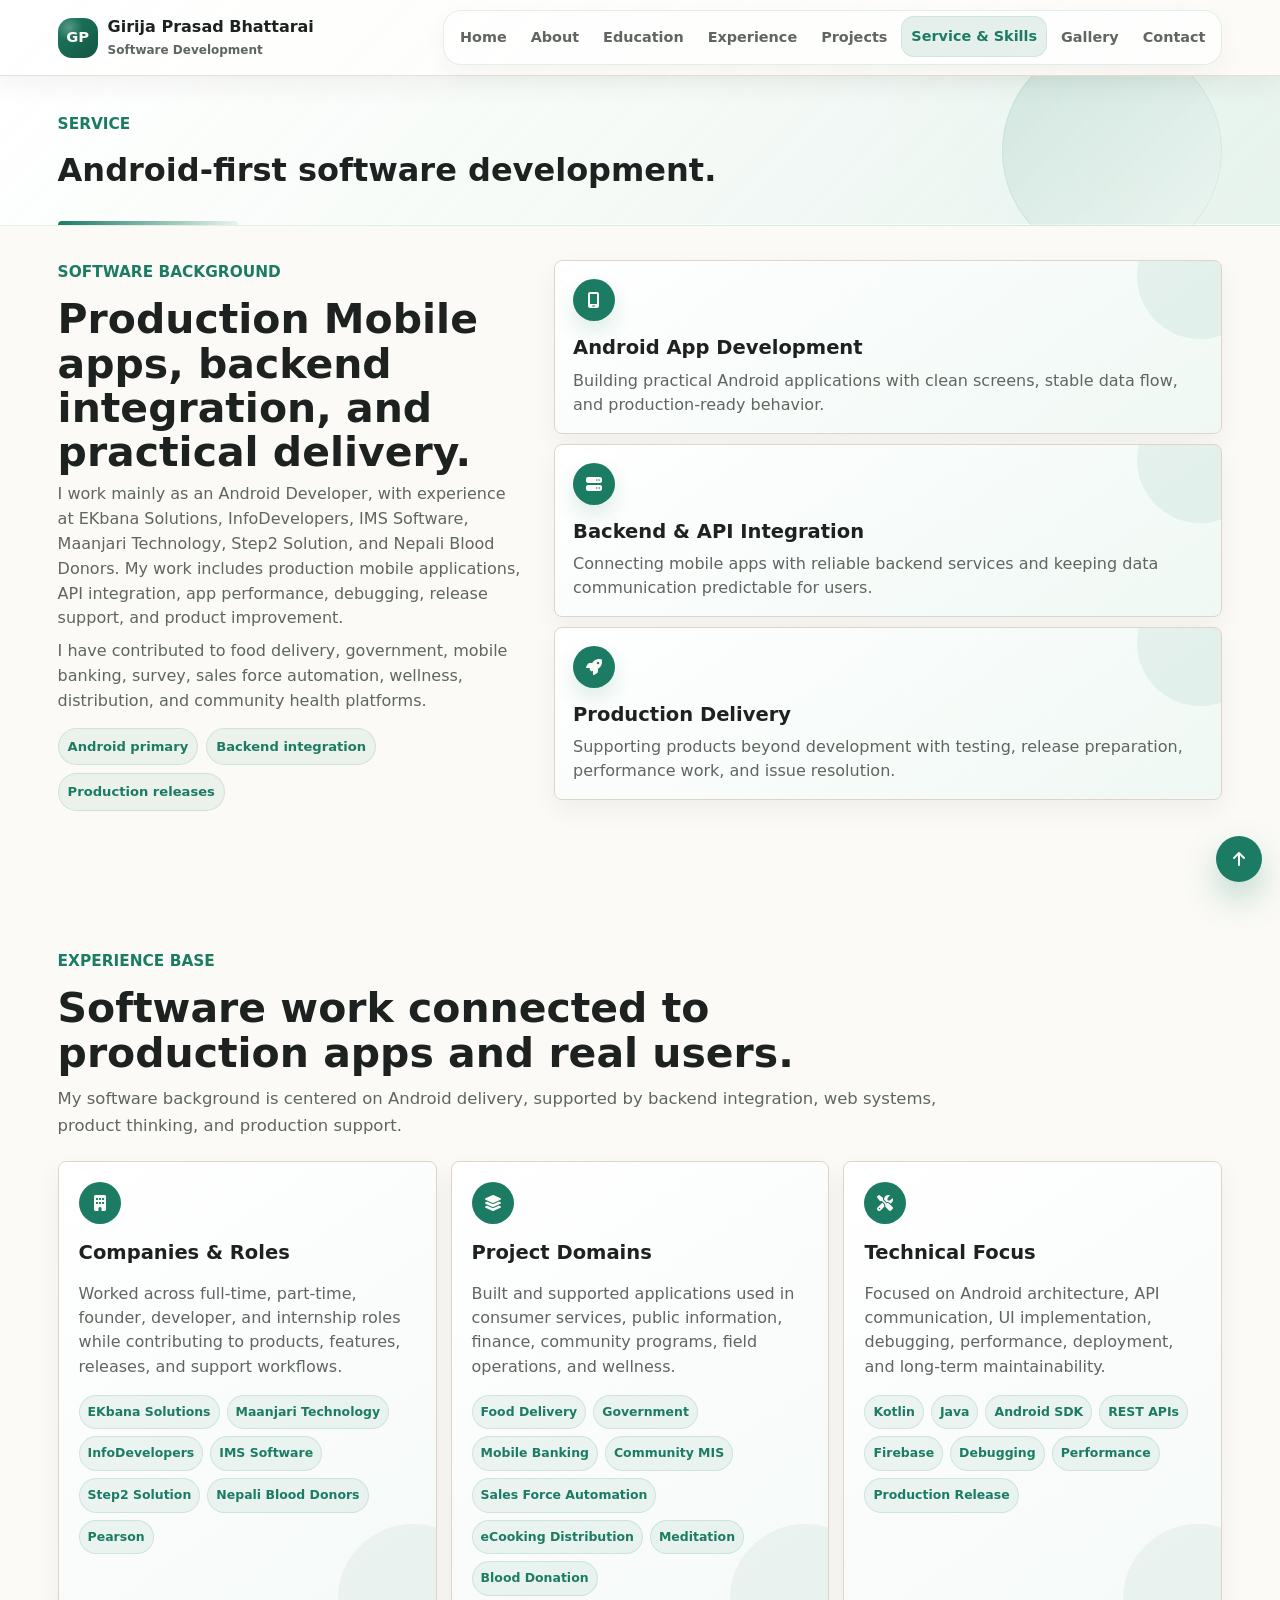
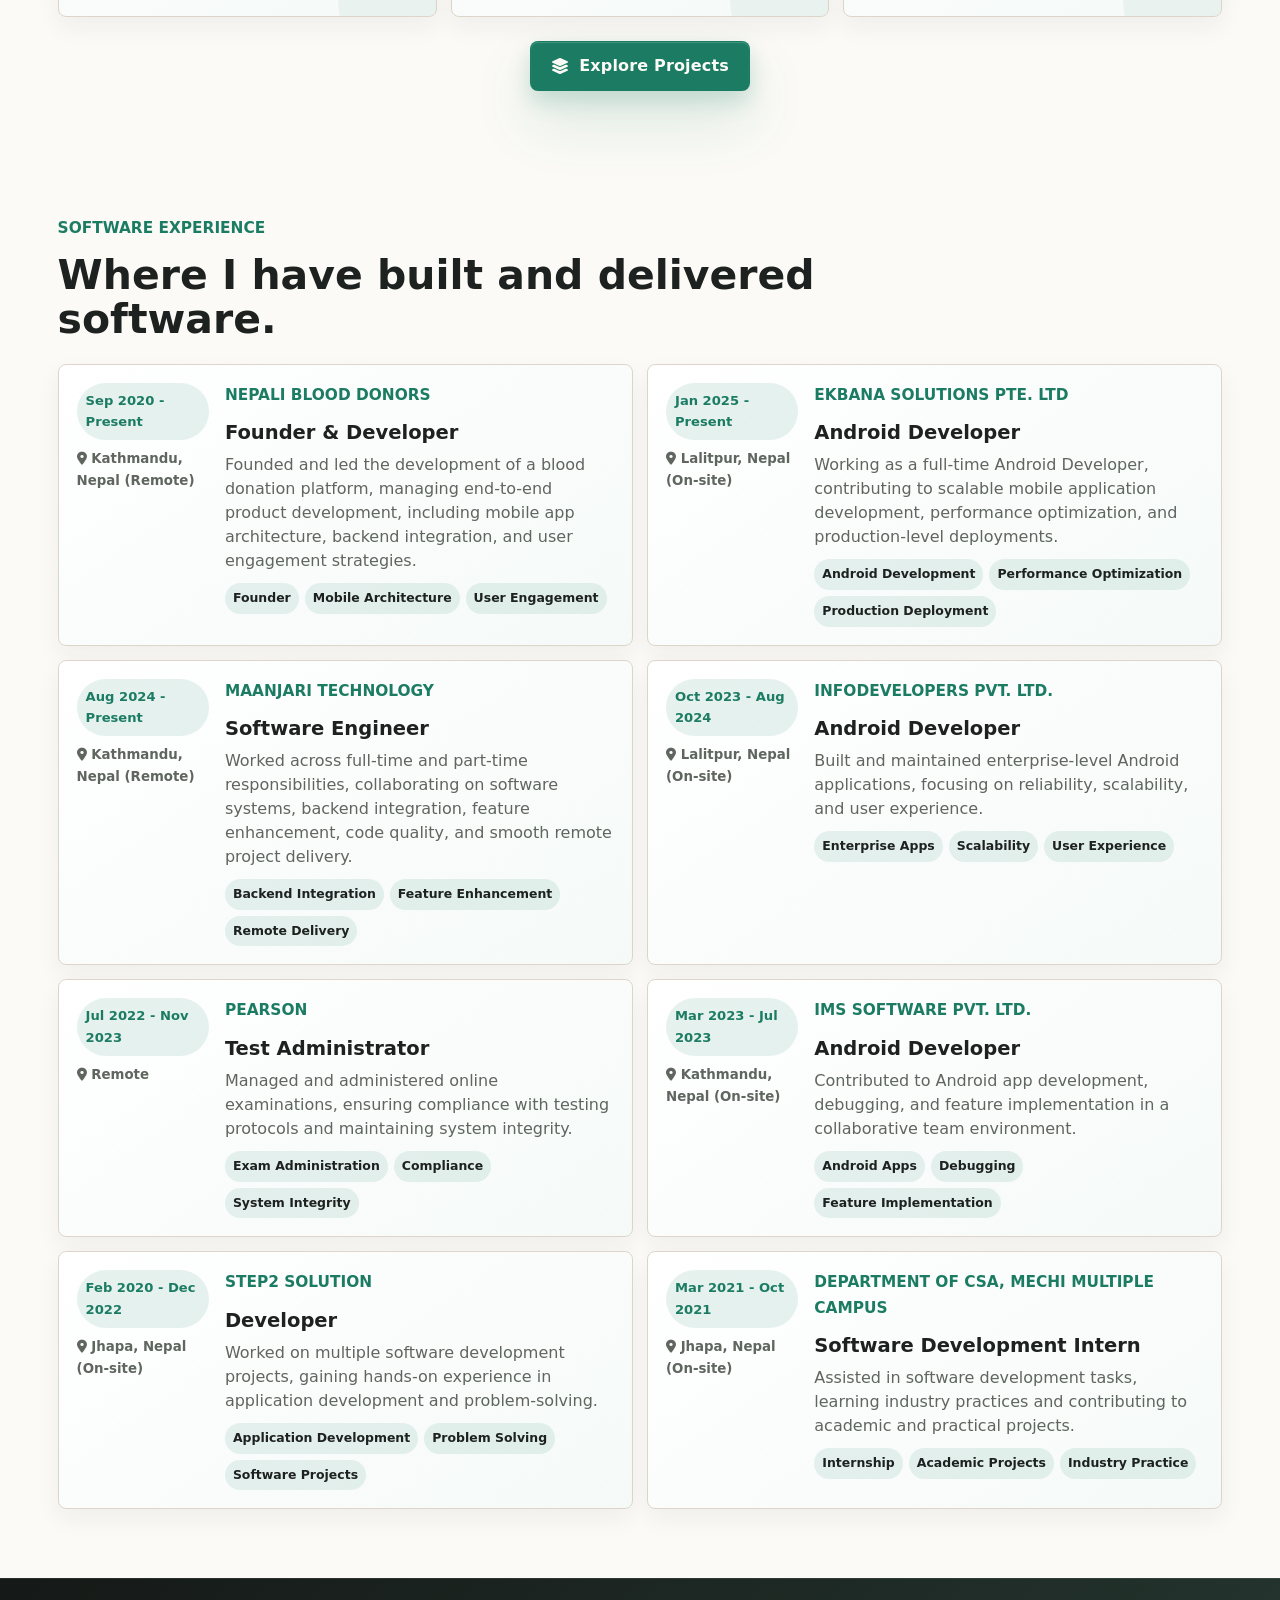
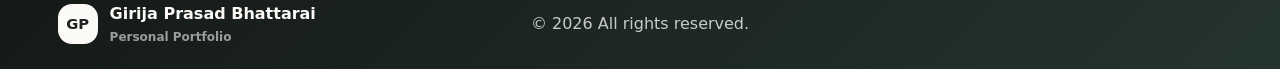
<file: services/software-development.html>
<!DOCTYPE html>
<html lang="en">
<head>
    <meta charset="UTF-8">
    <meta name="viewport" content="width=device-width, initial-scale=1.0">
    <title>Software Development | Girija Prasad Bhattarai</title>
    <link rel="stylesheet" href="https://cdnjs.cloudflare.com/ajax/libs/font-awesome/6.5.1/css/all.min.css">
    <link rel="stylesheet" href="../style.css">
</head>
<body>
    <header class="site-header">
        <a class="brand" href="../index.html#home"><span class="brand-mark">GP</span><span><strong class="brand-text">Girija Prasad Bhattarai</strong><small>Software Development</small></span></a>
        <button class="menu-toggle" type="button" aria-label="Open navigation" aria-expanded="false"><i class="fa-solid fa-bars"></i></button>
        <nav class="site-nav" aria-label="Primary navigation"><a class="nav-link" href="../index.html#home">Home</a><a class="nav-link" href="../index.html#about">About</a><a class="nav-link" href="../index.html#education">Education</a><a class="nav-link" href="../index.html#experience">Experience</a><a class="nav-link" href="../projects.html">Projects</a><a class="nav-link" href="../index.html#services">Service &amp; Skills</a><a class="nav-link" href="../gallery.html">Gallery</a><a class="nav-link" href="../index.html#contact">Contact</a></nav>
    </header>
    <main>
        <section class="page-intro reveal">
            <p class="kicker">Service</p>
            <h1>Android-first software development.</h1>
        </section>

        <section class="section service-detail-section">
            <div class="service-detail-layout">
                <div class="service-overview reveal">
                    <p class="kicker">Software Background</p>
                    <h2>Production Mobile apps, backend integration, and practical delivery.</h2>
                    <p>I work mainly as an Android Developer, with experience at EKbana Solutions, InfoDevelopers, IMS Software, Maanjari Technology, Step2 Solution, and Nepali Blood Donors. My work includes production mobile applications, API integration, app performance, debugging, release support, and product improvement.</p>
                    <p>I have contributed to food delivery, government, mobile banking, survey, sales force automation, wellness, distribution, and community health platforms.</p>
                    <div class="mini-metrics"><span>Android primary</span><span>Backend integration</span><span>Production releases</span></div>
                </div>
                <div class="service-points">
                    <article class="detail-card service-feature-card reveal"><i class="fa-solid fa-mobile-screen"></i><h3>Android App Development</h3><p>Building practical Android applications with clean screens, stable data flow, and production-ready behavior.</p></article>
                    <article class="detail-card service-feature-card reveal"><i class="fa-solid fa-server"></i><h3>Backend & API Integration</h3><p>Connecting mobile apps with reliable backend services and keeping data communication predictable for users.</p></article>
                    <article class="detail-card service-feature-card reveal"><i class="fa-solid fa-rocket"></i><h3>Production Delivery</h3><p>Supporting products beyond development with testing, release preparation, performance work, and issue resolution.</p></article>
                </div>
            </div>
        </section>

        <section class="section">
            <div class="section-title reveal"><p class="kicker">Experience Base</p><h2>Software work connected to production apps and real users.</h2><p class="section-note">My software background is centered on Android delivery, supported by backend integration, web systems, product thinking, and production support.</p></div>
            <div class="experience-base-grid">
                <article class="experience-base-card reveal"><i class="fa-solid fa-building"></i><h3>Companies & Roles</h3><p>Worked across full-time, part-time, founder, developer, and internship roles while contributing to products, features, releases, and support workflows.</p><div class="chip-list"><span>EKbana Solutions</span><span>Maanjari Technology</span><span>InfoDevelopers</span><span>IMS Software</span><span>Step2 Solution</span><span>Nepali Blood Donors</span><span>Pearson</span></div></article>
                <article class="experience-base-card reveal"><i class="fa-solid fa-layer-group"></i><h3>Project Domains</h3><p>Built and supported applications used in consumer services, public information, finance, community programs, field operations, and wellness.</p><div class="chip-list"><span>Food Delivery</span><span>Government</span><span>Mobile Banking</span><span>Community MIS</span><span>Sales Force Automation</span><span>eCooking Distribution</span><span>Meditation</span><span>Blood Donation</span></div></article>
                <article class="experience-base-card reveal"><i class="fa-solid fa-screwdriver-wrench"></i><h3>Technical Focus</h3><p>Focused on Android architecture, API communication, UI implementation, debugging, performance, deployment, and long-term maintainability.</p><div class="chip-list"><span>Kotlin</span><span>Java</span><span>Android SDK</span><span>REST APIs</span><span>Firebase</span><span>Debugging</span><span>Performance</span><span>Production Release</span></div></article>
            </div>
            <div class="section-actions reveal">
                <a class="btn dark" href="../projects.html"><i class="fa-solid fa-layer-group"></i> Explore Projects</a>
            </div>
        </section>

        <section class="section role-experience-section">
            <div class="section-title reveal"><p class="kicker">Software Experience</p><h2>Where I have built and delivered software.</h2></div>
            <div class="role-experience-grid" id="role-software-experience-list"></div>
        </section>
    </main>
    <footer class="site-footer"><a class="footer-brand" href="../index.html#home"><span class="brand-mark">GP</span><span><strong>Girija Prasad Bhattarai</strong><small>Personal Portfolio</small></span></a><span>&copy; <span id="year"></span> All rights reserved.</span></footer>
    <a class="floating-back-top" href="#" aria-label="Back to top"><i class="fa-solid fa-arrow-up"></i></a>
    <script src="../data/experience.js"></script>
    <script src="../script.js"></script>
</body>
</html>
</file>
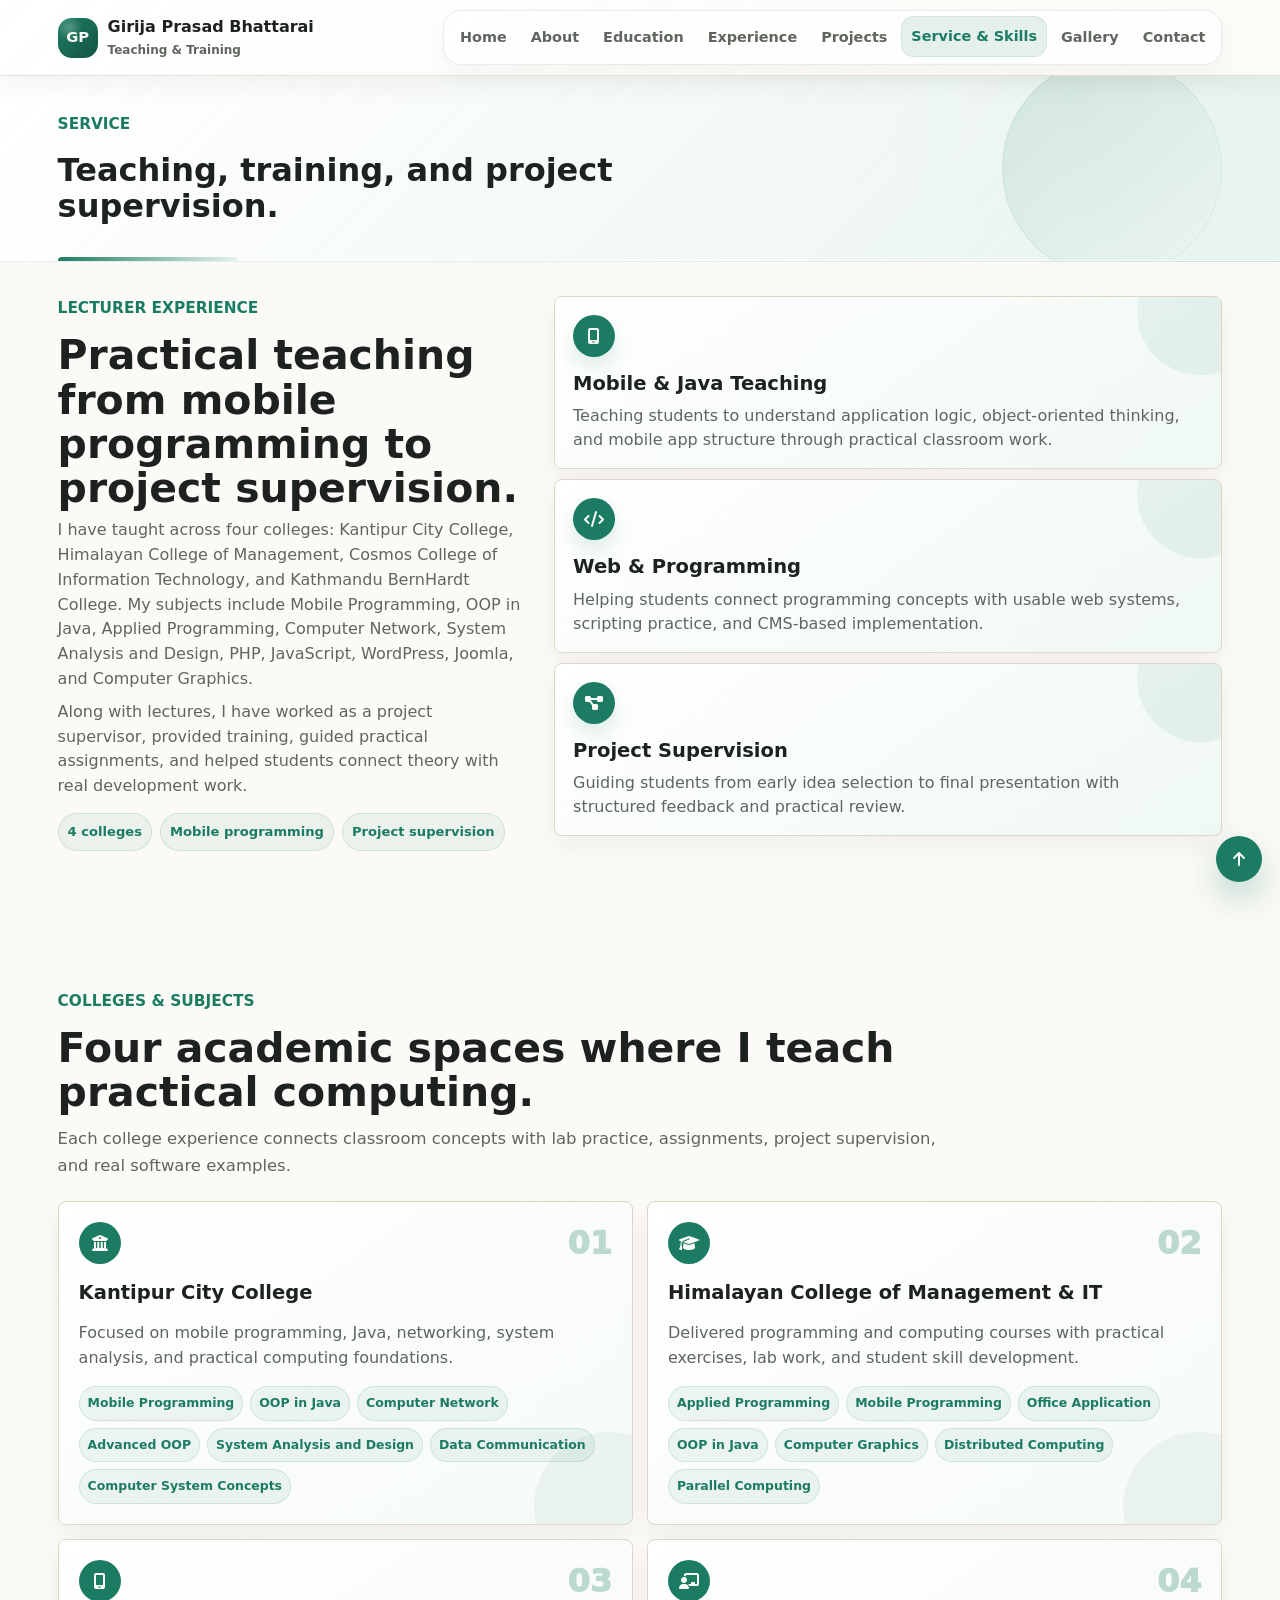
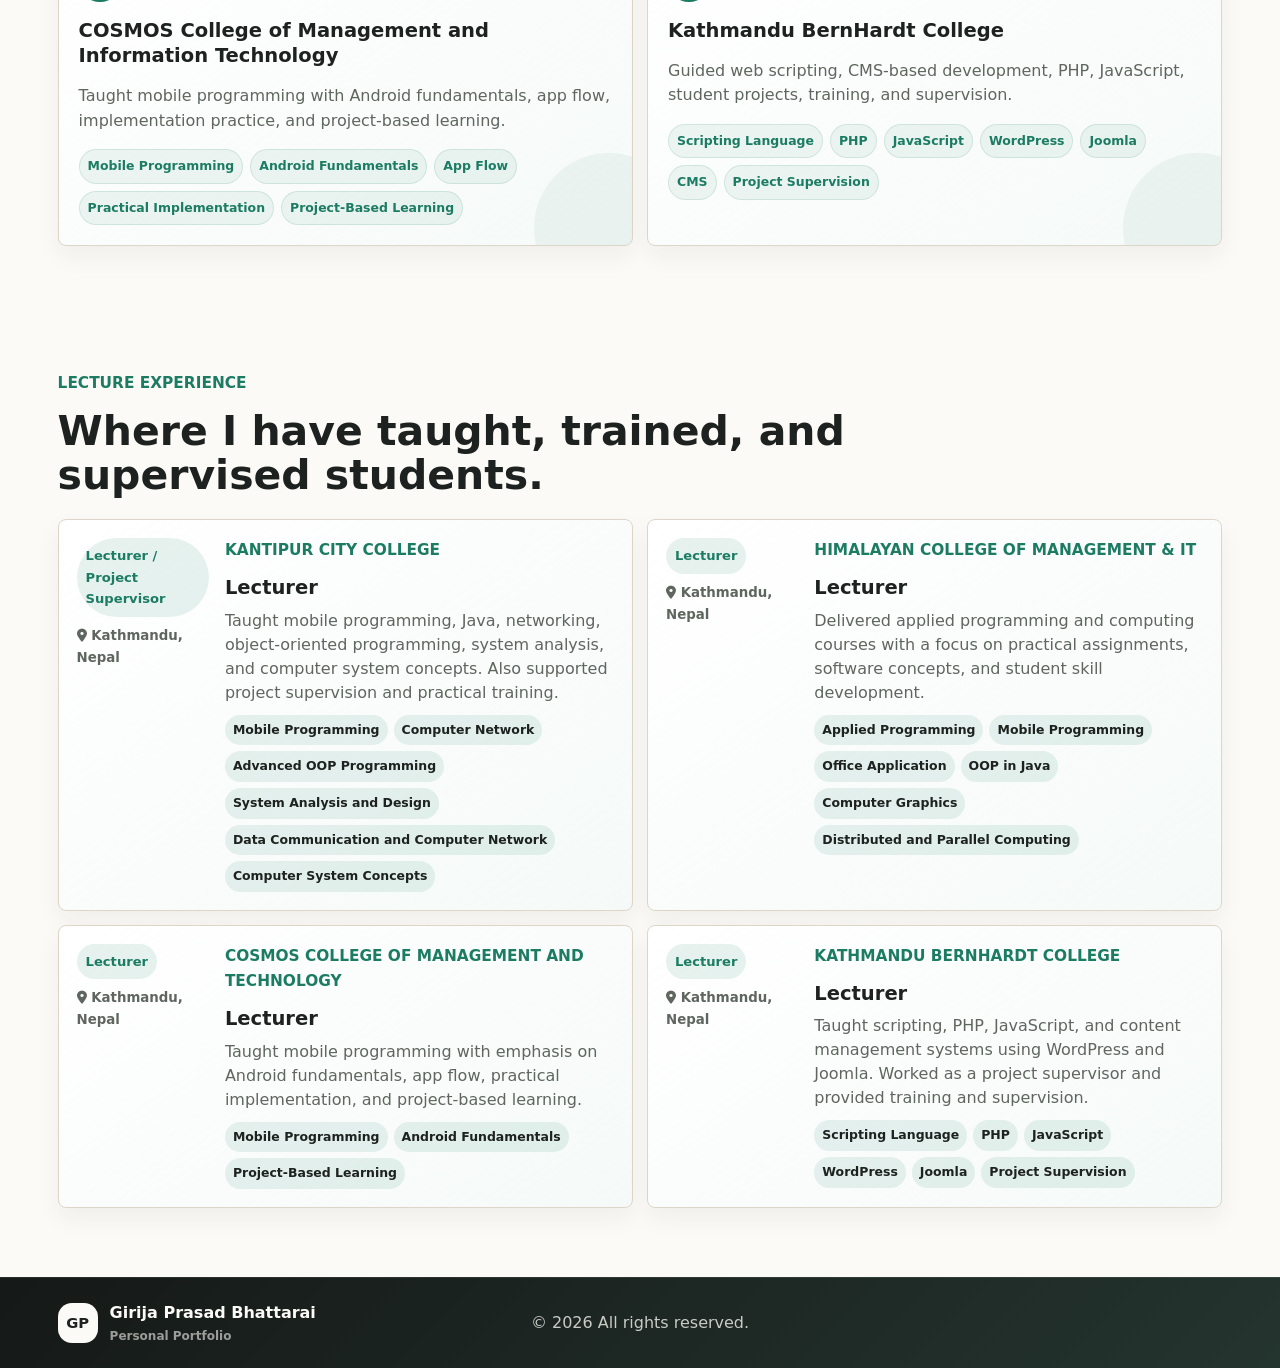
<file: services/teaching-training.html>
<!DOCTYPE html>
<html lang="en">
<head>
    <meta charset="UTF-8">
    <meta name="viewport" content="width=device-width, initial-scale=1.0">
    <title>Teaching & Training | Girija Prasad Bhattarai</title>
    <link rel="stylesheet" href="https://cdnjs.cloudflare.com/ajax/libs/font-awesome/6.5.1/css/all.min.css">
    <link rel="stylesheet" href="../style.css">
</head>
<body>
    <header class="site-header">
        <a class="brand" href="../index.html#home"><span class="brand-mark">GP</span><span><strong class="brand-text">Girija Prasad Bhattarai</strong><small>Teaching & Training</small></span></a>
        <button class="menu-toggle" type="button" aria-label="Open navigation" aria-expanded="false"><i class="fa-solid fa-bars"></i></button>
        <nav class="site-nav" aria-label="Primary navigation"><a class="nav-link" href="../index.html#home">Home</a><a class="nav-link" href="../index.html#about">About</a><a class="nav-link" href="../index.html#education">Education</a><a class="nav-link" href="../index.html#experience">Experience</a><a class="nav-link" href="../projects.html">Projects</a><a class="nav-link" href="../index.html#services">Service &amp; Skills</a><a class="nav-link" href="../gallery.html">Gallery</a><a class="nav-link" href="../index.html#contact">Contact</a></nav>
    </header>
    <main>
        <section class="page-intro reveal">
            <p class="kicker">Service</p>
            <h1>Teaching, training, and project supervision.</h1>
        </section>

        <section class="section service-detail-section">
            <div class="service-detail-layout">
                <div class="service-overview reveal">
                    <p class="kicker">Lecturer Experience</p>
                    <h2>Practical teaching from mobile programming to project supervision.</h2>
                    <p>I have taught across four colleges: Kantipur City College, Himalayan College of Management, Cosmos College of Information Technology, and Kathmandu BernHardt College. My subjects include Mobile Programming, OOP in Java, Applied Programming, Computer Network, System Analysis and Design, PHP, JavaScript, WordPress, Joomla, and Computer Graphics.</p>
                    <p>Along with lectures, I have worked as a project supervisor, provided training, guided practical assignments, and helped students connect theory with real development work.</p>
                    <div class="mini-metrics"><span>4 colleges</span><span>Mobile programming</span><span>Project supervision</span></div>
                </div>
                <div class="service-points">
                    <article class="detail-card service-feature-card reveal"><i class="fa-solid fa-mobile-screen"></i><h3>Mobile & Java Teaching</h3><p>Teaching students to understand application logic, object-oriented thinking, and mobile app structure through practical classroom work.</p></article>
                    <article class="detail-card service-feature-card reveal"><i class="fa-solid fa-code"></i><h3>Web & Programming</h3><p>Helping students connect programming concepts with usable web systems, scripting practice, and CMS-based implementation.</p></article>
                    <article class="detail-card service-feature-card reveal"><i class="fa-solid fa-diagram-project"></i><h3>Project Supervision</h3><p>Guiding students from early idea selection to final presentation with structured feedback and practical review.</p></article>
                </div>
            </div>
        </section>

        <section class="section">
            <div class="section-title reveal"><p class="kicker">Colleges & Subjects</p><h2>Four academic spaces where I teach practical computing.</h2><p class="section-note">Each college experience connects classroom concepts with lab practice, assignments, project supervision, and real software examples.</p></div>
            <div class="college-grid">
                <article class="college-card reveal"><div class="college-card-head"><i class="fa-solid fa-university"></i><span>01</span></div><h3>Kantipur City College</h3><p>Focused on mobile programming, Java, networking, system analysis, and practical computing foundations.</p><div class="chip-list"><span>Mobile Programming</span><span>OOP in Java</span><span>Computer Network</span><span>Advanced OOP</span><span>System Analysis and Design</span><span>Data Communication</span><span>Computer System Concepts</span></div></article>
                <article class="college-card reveal"><div class="college-card-head"><i class="fa-solid fa-graduation-cap"></i><span>02</span></div><h3>Himalayan College of Management & IT</h3><p>Delivered programming and computing courses with practical exercises, lab work, and student skill development.</p><div class="chip-list"><span>Applied Programming</span><span>Mobile Programming</span><span>Office Application</span><span>OOP in Java</span><span>Computer Graphics</span><span>Distributed Computing</span><span>Parallel Computing</span></div></article>
                <article class="college-card reveal"><div class="college-card-head"><i class="fa-solid fa-mobile-screen"></i><span>03</span></div><h3>COSMOS College of Management and Information Technology</h3><p>Taught mobile programming with Android fundamentals, app flow, implementation practice, and project-based learning.</p><div class="chip-list"><span>Mobile Programming</span><span>Android Fundamentals</span><span>App Flow</span><span>Practical Implementation</span><span>Project-Based Learning</span></div></article>
                <article class="college-card reveal"><div class="college-card-head"><i class="fa-solid fa-chalkboard-user"></i><span>04</span></div><h3>Kathmandu BernHardt College</h3><p>Guided web scripting, CMS-based development, PHP, JavaScript, student projects, training, and supervision.</p><div class="chip-list"><span>Scripting Language</span><span>PHP</span><span>JavaScript</span><span>WordPress</span><span>Joomla</span><span>CMS</span><span>Project Supervision</span></div></article>
            </div>
        </section>

        <section class="section role-experience-section">
            <div class="section-title reveal"><p class="kicker">Lecture Experience</p><h2>Where I have taught, trained, and supervised students.</h2></div>
            <div class="role-experience-grid" id="role-teaching-experience-list"></div>
        </section>
    </main>
    <footer class="site-footer"><a class="footer-brand" href="../index.html#home"><span class="brand-mark">GP</span><span><strong>Girija Prasad Bhattarai</strong><small>Personal Portfolio</small></span></a><span>&copy; <span id="year"></span> All rights reserved.</span></footer>
    <a class="floating-back-top" href="#" aria-label="Back to top"><i class="fa-solid fa-arrow-up"></i></a>
    <script src="../data/experience.js"></script>
    <script src="../script.js"></script>
</body>
</html>
</file>
<file: style.css>
:root {
    --paper: #fbfaf6;
    --cream: #f2eee5;
    --ink: #1d211f;
    --soft-ink: #5f655f;
    --line: #ddd6c8;
    --green: #1c7c63;
    --gold: #b58b2a;
    --blue: #24745f;
    --white: #ffffff;
    --shadow: 0 14px 36px rgba(49, 42, 32, 0.09);
    --shadow-soft: 0 1px 2px rgba(29, 33, 31, 0.04), 0 10px 24px rgba(49, 42, 32, 0.07), 0 30px 70px rgba(49, 42, 32, 0.07);
    --shadow-float: 0 1px 1px rgba(255, 255, 255, 0.65) inset, 0 10px 28px rgba(49, 42, 32, 0.09), 0 28px 80px rgba(49, 42, 32, 0.08);
    --glass: rgba(255, 255, 255, 0.52);
    --glass-border: rgba(255, 255, 255, 0.58);
    --radius: 8px;
    --header: 76px;
    --page-x: clamp(16px, 4.5vw, 62px);
}

* {
    box-sizing: border-box;
}

html {
    scroll-behavior: smooth;
}

body {
    margin: 0;
    color: var(--ink);
    background: var(--paper);
    font-family: "Inter Tight", Inter, ui-sans-serif, system-ui, -apple-system, BlinkMacSystemFont, "Segoe UI", sans-serif;
    line-height: 1.65;
}

img {
    display: block;
    max-width: 100%;
}

a {
    color: inherit;
    text-decoration: none;
}

button {
    font: inherit;
}

.site-header {
    position: sticky;
    top: 0;
    z-index: 20;
    min-height: var(--header);
    display: flex;
    align-items: center;
    justify-content: space-between;
    gap: 14px;
    padding: 9px var(--page-x);
    background:
        linear-gradient(135deg, rgba(255, 255, 255, 0.92), rgba(251, 250, 246, 0.84)),
        rgba(255, 255, 255, 0.82);
    border-bottom: 1px solid rgba(221, 214, 200, 0.72);
    box-shadow: 0 10px 26px rgba(49, 42, 32, 0.055);
    -webkit-backdrop-filter: blur(18px) saturate(1.2);
    backdrop-filter: blur(18px) saturate(1.2);
}

.brand {
    display: inline-flex;
    align-items: center;
    gap: 10px;
    min-width: 0;
    font-weight: 800;
}

.brand-mark {
    width: 40px;
    height: 40px;
    display: inline-grid;
    place-items: center;
    flex: 0 0 auto;
    border-radius: 14px;
    color: var(--paper);
    background:
        radial-gradient(circle at 28% 24%, rgba(255, 255, 255, 0.26), transparent 32%),
        linear-gradient(135deg, var(--green), #145542);
    font-size: 0.92rem;
}

.brand-text {
    display: block;
    white-space: nowrap;
    overflow: hidden;
    text-overflow: ellipsis;
}

.brand small,
.footer-brand small {
    display: block;
    color: var(--soft-ink);
    font-size: 0.75rem;
    font-weight: 750;
}

.site-nav {
    display: flex;
    align-items: center;
    gap: 4px;
    padding: 6px;
    border: 1px solid rgba(28, 124, 99, 0.12);
    border-radius: 18px;
    background: rgba(255, 255, 255, 0.72);
    box-shadow: inset 0 1px 0 rgba(255, 255, 255, 0.78), 0 10px 24px rgba(49, 42, 32, 0.045);
}

.nav-link {
    padding: 9px 10px;
    border-radius: 13px;
    color: var(--soft-ink);
    font-size: 0.9rem;
    font-weight: 750;
    transition: color 180ms ease, background 180ms ease, transform 180ms ease;
}

.nav-link:hover,
.nav-link.active {
    color: var(--green);
    background: rgba(28, 124, 99, 0.11);
    transform: translateY(-1px);
}

.nav-link.active {
    box-shadow: inset 0 0 0 1px rgba(28, 124, 99, 0.1);
}

.menu-toggle {
    display: none;
    width: 42px;
    height: 42px;
    border: 1px solid var(--line);
    border-radius: 12px;
    background: rgba(255, 255, 255, 0.86);
    color: var(--green);
    box-shadow: 0 8px 18px rgba(49, 42, 32, 0.06);
}

.section {
    padding: clamp(42px, 5.4vw, 72px) var(--page-x);
}

main > .section:first-child:not(.hero) {
    padding-top: clamp(22px, 3.4vw, 42px);
}

.page-intro {
    position: relative;
    display: grid;
    gap: 4px;
    padding: clamp(20px, 3vw, 36px) var(--page-x);
    overflow: hidden;
    background:
        linear-gradient(135deg, rgba(255, 255, 255, 0.96), rgba(231, 244, 238, 0.84)),
        radial-gradient(circle at 92% 20%, rgba(28, 124, 99, 0.16), transparent 28%),
        var(--paper);
    border-bottom: 1px solid rgba(28, 124, 99, 0.12);
    box-shadow: inset 0 -1px 0 rgba(255, 255, 255, 0.82);
}

.page-intro::before {
    content: "";
    position: absolute;
    left: var(--page-x);
    bottom: 0;
    width: min(180px, 34vw);
    height: 4px;
    border-radius: 999px 999px 0 0;
    background: linear-gradient(90deg, var(--green), rgba(28, 124, 99, 0.08));
}

.page-intro::after {
    content: "";
    position: absolute;
    right: var(--page-x);
    top: 50%;
    width: min(220px, 32vw);
    height: min(220px, 32vw);
    border-radius: 50%;
    background:
        linear-gradient(135deg, rgba(28, 124, 99, 0.14), rgba(255, 255, 255, 0.22));
    box-shadow: inset 0 0 0 1px rgba(28, 124, 99, 0.08);
    transform: translateY(-50%);
}

.page-intro .kicker,
.page-intro h1 {
    position: relative;
    z-index: 1;
}

.page-intro h1 {
    max-width: 760px;
    font-size: clamp(1.55rem, 2.5vw, 2.6rem);
    line-height: 1.12;
}

.page-intro + .section {
    padding-top: clamp(20px, 2.8vw, 34px);
}

.section-anchor {
    scroll-margin-top: calc(var(--header) + 18px);
}

.hero {
    min-height: calc(100vh - var(--header));
    position: relative;
    display: grid;
    place-items: center;
    padding: clamp(34px, 5vw, 68px) var(--page-x);
    overflow: hidden;
    color: var(--ink);
    background:
        linear-gradient(118deg, rgba(255, 255, 255, 0.98) 0%, rgba(250, 247, 240, 0.92) 42%, rgba(229, 239, 234, 0.78) 100%),
        linear-gradient(180deg, #fffdfa 0%, #efe8dc 100%);
}

.hero-text {
    position: relative;
    z-index: 2;
    width: auto;
    max-width: 760px;
    margin: 0;
    text-align: left;
}

.hero-backdrop {
    position: absolute;
    inset: 0;
    background:
        linear-gradient(90deg, rgba(251, 250, 246, 0.98), rgba(251, 250, 246, 0.78)),
        url("assets/gp-photo.jpg") center / cover no-repeat;
    opacity: 0.14;
}

.hero-backdrop::after {
    content: "";
    position: absolute;
    inset: 0;
    background:
        linear-gradient(90deg, rgba(251, 250, 246, 0.9), rgba(251, 250, 246, 0.42)),
        repeating-linear-gradient(90deg, rgba(29, 33, 31, 0.04) 0 1px, transparent 1px 90px);
}

.hero::before {
    content: "";
    position: absolute;
    inset: clamp(18px, 3vw, 34px);
    border: 1px solid rgba(255, 255, 255, 0.68);
    border-radius: 34px;
    box-shadow: inset 0 0 0 1px rgba(29, 33, 31, 0.035);
    pointer-events: none;
}

.hero::after {
    content: "GIRIJA";
    position: absolute;
    right: max(14px, calc(var(--page-x) - 12px));
    bottom: 0;
    z-index: 1;
    color: rgba(29, 33, 31, 0.055);
    font-size: clamp(4.8rem, 13vw, 12.5rem);
    font-weight: 950;
    line-height: 0.8;
    pointer-events: none;
}

.hero-shapes {
    position: absolute;
    inset: 0;
    z-index: 1;
    pointer-events: none;
}

.hero-shape {
    position: absolute;
    display: block;
    color: rgba(224, 189, 42, 0.6);
    opacity: 0.26;
}

.shape-x {
    width: clamp(34px, 4vw, 62px);
    height: clamp(34px, 4vw, 62px);
}

.shape-x::before,
.shape-x::after {
    content: "";
    position: absolute;
    left: 50%;
    top: 0;
    width: 7px;
    height: 100%;
    border-radius: 999px;
    background: currentColor;
    transform-origin: center;
}

.shape-x::before {
    transform: translateX(-50%) rotate(42deg);
}

.shape-x::after {
    transform: translateX(-50%) rotate(-42deg);
}

.shape-triangle {
    width: 0;
    height: 0;
    border-left: clamp(18px, 2.4vw, 32px) solid transparent;
    border-right: clamp(18px, 2.4vw, 32px) solid transparent;
    border-bottom: clamp(32px, 4vw, 56px) solid currentColor;
    filter: drop-shadow(0 12px 18px rgba(181, 139, 42, 0.14));
}

.shape-diamond {
    width: clamp(28px, 3vw, 44px);
    height: clamp(28px, 3vw, 44px);
    border: 5px solid currentColor;
    transform: rotate(45deg);
}

.shape-circle {
    width: clamp(30px, 3.4vw, 52px);
    height: clamp(30px, 3.4vw, 52px);
    border: 6px solid currentColor;
    border-radius: 50%;
}

.shape-one {
    left: 9%;
    top: 9%;
    transform: rotate(14deg);
}

.shape-two {
    left: 36%;
    top: 14%;
    transform: rotate(88deg);
}

.shape-three {
    left: 41%;
    top: 41%;
}

.shape-four {
    left: 7%;
    bottom: 23%;
    transform: rotate(-10deg);
}

.shape-five {
    right: 21%;
    top: 7%;
    transform: rotate(42deg);
}

.shape-six {
    right: 8%;
    top: 30%;
}

.shape-seven {
    left: 34%;
    bottom: 10%;
    transform: rotate(18deg) scale(0.84);
}

.shape-eight {
    right: 36%;
    bottom: 18%;
    transform: rotate(28deg) scale(0.76);
}

.shape-nine {
    left: 18%;
    bottom: 8%;
    transform: rotate(-34deg) scale(0.72);
}

.hero-layout {
    position: relative;
    z-index: 2;
    width: min(1260px, 100%);
    display: grid;
    grid-template-columns: minmax(0, 0.86fr) minmax(390px, 1fr);
    align-items: center;
    gap: clamp(34px, 6vw, 96px);
}

.kicker {
    margin: 0 0 12px;
    color: var(--green);
    font-size: clamp(0.9rem, 1.2vw, 1.05rem);
    font-weight: 900;
    letter-spacing: 0;
    text-transform: uppercase;
}

h1,
h2,
h3,
p {
    overflow-wrap: anywhere;
}

h1 {
    margin: 0;
    max-width: 980px;
    font-size: clamp(2.6rem, 6vw, 6.1rem);
    line-height: 0.96;
    letter-spacing: 0;
}

.hero h1 {
    max-width: 700px;
    font-size: clamp(2.25rem, 4.55vw, 4.55rem);
    line-height: 0.98;
    font-weight: 870;
}

h2 {
    margin: 0;
    max-width: 840px;
    font-size: clamp(1.8rem, 3.2vw, 3.35rem);
    line-height: 1.08;
    letter-spacing: 0;
}

h3 {
    margin: 0;
    font-size: 1.22rem;
    line-height: 1.3;
}

.intro,
.section-title > p:not(.kicker),
.story p,
.work-card p,
.project-card p,
.contact-layout p {
    color: var(--soft-ink);
    font-size: 1.03rem;
}

.intro {
    display: inline-flex;
    align-items: center;
    width: fit-content;
    max-width: 100%;
    margin: 22px 0 0;
    padding: 0 0 0 16px;
    border-left: 4px solid var(--green);
    color: var(--green);
    font-size: clamp(1rem, 1.55vw, 1.22rem);
    font-weight: 830;
    letter-spacing: 0.075em;
    line-height: 1.25;
}

.welcome {
    display: block;
    width: fit-content;
    margin: 0 0 12px;
    color: var(--green);
    font-family: "Caveat", "Inter Tight", cursive;
    font-size: clamp(2rem, 3.4vw, 3rem);
    font-weight: 700;
    line-height: 0.9;
}

.welcome::before {
    content: none;
}

.hero-actions {
    justify-content: flex-start;
    display: flex;
    flex-wrap: wrap;
    gap: 14px;
    margin-top: 34px;
}

.hero-portrait {
    position: relative;
    min-height: min(720px, 78vh);
    display: grid;
    align-items: center;
    justify-items: center;
    justify-self: end;
    width: min(610px, 100%);
}

.hero-portrait::before {
    /* content: "";
    position: absolute;
    left: 50%;
    bottom: 1%;
    width: min(500px, 86vw);
    height: 72px;
    border-radius: 50%;
    background: rgba(29, 33, 31, 0.11);
    filter: blur(20px);
    transform: translateX(-50%); */
    display: none;
}

.hero-portrait::after {
    content: "";
    position: absolute;
    right: -5%;
    top: 4%;
    width: min(460px, 78vw);
    height: min(460px, 78vw);
    border-radius: 50%;
    background:
        linear-gradient(145deg, rgba(255, 255, 255, 0.78), rgba(28, 124, 99, 0.1)),
        linear-gradient(180deg, rgba(181, 139, 42, 0.08), transparent);
    border: 1px solid rgba(28, 124, 99, 0.16);
    transform: rotate(-7deg);
}

.portrait-frame {
    position: relative;
    z-index: 3;
    width: min(585px, 90vw);
    aspect-ratio: 0.78 / 1;
    display: grid;
    place-items: end center;

    overflow: hidden;

    border-radius: 48% 48% 50% 50% / 42% 42% 58% 58%;
    border: 1px solid rgba(28, 124, 99, 0.18);

    background:
        linear-gradient(145deg, rgba(255, 255, 255, 0.78), rgba(28, 124, 99, 0.08)),
        linear-gradient(180deg, rgba(181, 139, 42, 0.08), transparent);

    box-shadow:
        inset 0 1px 0 rgba(255, 255, 255, 0.78),
        0 18px 48px rgba(49, 42, 32, 0.11);
}

.portrait-frame::after {
    display: none;
}

.hero-portrait img {
    position: relative;
    z-index: 3;

    width: 112%;
    height: 112%;

    object-fit: contain;
    object-position: center bottom;

    transform: translateY(18px);
    filter: drop-shadow(0 18px 24px rgba(49, 42, 32, 0.14));
}

.portrait-ring {
    position: absolute;
    inset: 18px;
    z-index: 1;
    border: 1px solid rgba(28, 124, 99, 0.22);
    border-radius: inherit;

    background:
        linear-gradient(90deg, rgba(29, 33, 31, 0.035) 1px, transparent 1px),
        linear-gradient(0deg, rgba(29, 33, 31, 0.035) 1px, transparent 1px);
    background-size: 34px 34px;
}

.hero-float {
    position: absolute;
    z-index: 5;
    display: inline-flex;
    align-items: center;
    gap: 9px;
    padding: 10px 12px;
    border: 1px solid var(--glass-border);
    border-radius: 999px;
    color: var(--ink);
    background: var(--glass);
    box-shadow: var(--shadow-float);
    -webkit-backdrop-filter: blur(15px) saturate(1.22);
    backdrop-filter: blur(15px) saturate(1.22);
    font-size: 0.86rem;
    font-weight: 900;
}

.hero-float i {
    width: 30px;
    height: 30px;
    display: inline-grid;
    place-items: center;
    border-radius: 50%;
    color: var(--paper);
    background: var(--green);
}

.hero-float-code {
    right: 2%;
    top: 18%;
}

.hero-float-teach {
    left: 5%;
    top: 27%;
}

.hero-float-social {
    left: 23%;
    top: 11%;
}

.hero-float-mobile {
    right: 12%;
    top: 9%;
}

.hero-float-mentor {
    right: -1%;
    top: 33%;
}

.hero-float-network {
    left: 11%;
    top: 43%;
}

.hero-badge {
    position: absolute;
    left: 4%;
    bottom: 12%;
    z-index: 5;
    width: min(285px, 74vw);
    padding: 15px 16px;
    border: 1px solid var(--glass-border);
    border-radius: 18px;
    background: var(--glass);
    box-shadow: var(--shadow-float);
    -webkit-backdrop-filter: blur(15px) saturate(1.22);
    backdrop-filter: blur(15px) saturate(1.22);
}

.hero-badge strong,
.hero-badge span {
    display: block;
}

.hero-badge span {
    color: var(--soft-ink);
    font-size: 0.9rem;
}

.btn {
    min-height: 50px;
    display: inline-flex;
    align-items: center;
    justify-content: center;
    gap: 10px;
    padding: 14px 20px;
    border-radius: var(--radius);
    border: 1px solid transparent;
    font-weight: 850;
    line-height: 1;
    letter-spacing: 0.01em;
    transition: transform 180ms ease, box-shadow 180ms ease;
}

.btn:hover {
    transform: translateY(-2px);
}

.btn.dark {
    color: var(--paper);
    background: var(--green);
    box-shadow: 0 1px 1px rgba(255, 255, 255, 0.18) inset, 0 10px 22px rgba(28, 124, 99, 0.2), 0 30px 60px rgba(28, 124, 99, 0.14);
}

.btn.light {
    color: var(--ink);
    background: rgba(255, 255, 255, 0.62);
    border-color: rgba(255, 255, 255, 0.76);
    box-shadow: 0 1px 1px rgba(255, 255, 255, 0.68) inset, 0 10px 26px rgba(49, 42, 32, 0.07);
    -webkit-backdrop-filter: blur(15px) saturate(1.18);
    backdrop-filter: blur(15px) saturate(1.18);
}

.scroll-cue {
    position: absolute;
    left: 50%;
    bottom: 24px;
    z-index: 2;
    width: 38px;
    height: 38px;
    display: grid;
    place-items: center;
    border: 1px solid rgba(255, 255, 255, 0.24);
    border-radius: 50%;
    color: var(--paper);
    background: rgba(255, 255, 255, 0.08);
    transform: translateX(-50%);
}

.section-title {
    max-width: 900px;
    margin-bottom: 22px;
}

.section-note {
    margin-top: 10px;
}

.about-grid {
    display: grid;
    grid-template-columns: minmax(0, 1.2fr) minmax(280px, 0.8fr);
    gap: 18px;
}

.story,
.details,
.work-card,
.education-card,
.experience-tabs,
.service-card,
.skills-board,
.project-card,
.resume-card,
.social-panel {
    border: 1px solid var(--line);
    border-radius: var(--radius);
    background: rgba(255, 255, 255, 0.78);
    box-shadow: 0 10px 28px rgba(49, 42, 32, 0.055);
}

.story {
    padding: clamp(22px, 3.4vw, 34px);
    background:
        linear-gradient(135deg, rgba(255, 255, 255, 0.92), rgba(242, 238, 229, 0.72)),
        var(--white);
}

.about-modern {
    grid-template-columns: minmax(280px, 0.74fr) minmax(0, 1.26fr);
    align-items: stretch;
}

.about-card-primary {
    position: relative;
    overflow: hidden;
    color: var(--ink);
    background:
        linear-gradient(145deg, rgba(255, 255, 255, 0.94), rgba(242, 238, 229, 0.72)),
        var(--white);
}

.about-card-primary::after {
    content: "";
    position: absolute;
    right: -60px;
    bottom: -80px;
    width: 230px;
    height: 230px;
    border: 1px solid rgba(28, 124, 99, 0.14);
    border-radius: 50%;
}

.about-card-primary p {
    color: var(--soft-ink);
}

.about-signature-label {
    display: inline-flex;
    width: fit-content;
    margin-bottom: 10px;
    padding: 7px 10px;
    border: 1px solid rgba(28, 124, 99, 0.18);
    border-radius: 999px;
    color: var(--green);
    background: rgba(28, 124, 99, 0.08);
    font-size: 0.78rem;
    font-weight: 900;
    text-transform: uppercase;
}

.about-highlights {
    display: flex;
    flex-wrap: wrap;
    gap: 8px;
    margin-top: 26px;
}

.about-highlights span {
    padding: 8px 10px;
    border-radius: 999px;
    color: var(--green);
    background: rgba(28, 124, 99, 0.1);
    font-weight: 800;
}

.signature-text {
    width: fit-content;
    margin: 24px 0 0 !important;
    color: var(--ink) !important;
    font-family: "Cedarville Cursive", "Brush Script MT", "Segoe Script", cursive;
    font-size: clamp(2rem, 4vw, 3.25rem) !important;
    font-weight: 400;
    line-height: 0.92;
    letter-spacing: 0;
    transform: rotate(-1.5deg);
}

.signature-text::after {
    content: "";
    display: block;
    width: 72%;
    height: 1px;
    margin-top: 5px;
    margin-left: 8%;
    background: linear-gradient(90deg, transparent, rgba(29, 33, 31, 0.52), transparent);
}

.story p {
    margin: 0;
    max-width: 790px;
}

.story p + p {
    margin-top: 18px;
}

.details {
    display: grid;
    padding: 18px;
}

.profile-details {
    grid-template-columns: repeat(2, minmax(0, 1fr));
    gap: 14px;
    background:
        linear-gradient(145deg, rgba(255, 255, 255, 0.94), rgba(247, 243, 235, 0.78)),
        var(--white);
    border-color: var(--line);
}

.details span {
    display: grid;
    grid-template-columns: 38px minmax(0, 1fr);
    align-items: center;
    gap: 4px 12px;
    padding: 16px;
    border: 1px solid rgba(221, 214, 200, 0.78);
    border-radius: var(--radius);
    background: rgba(255, 255, 255, 0.74);
    color: var(--soft-ink);
}

.details span i {
    grid-row: span 2;
    width: 38px;
    height: 38px;
    display: inline-grid;
    place-items: center;
    border-radius: 50%;
    color: var(--green);
    background: rgba(28, 124, 99, 0.1);
}

.profile-details span {
    color: var(--soft-ink);
}

.profile-details strong {
    color: var(--ink);
}

.details span:last-child {
    border-bottom: 0;
}

.details strong {
    color: var(--ink);
    line-height: 1.15;
}

.muted-section {
    background:
        linear-gradient(180deg, rgba(242, 238, 229, 0.78), rgba(251, 250, 246, 0.94)),
        var(--cream);
}

.role-title {
    margin-top: clamp(34px, 4.6vw, 56px);
}

.work-grid {
    display: grid;
    grid-template-columns: repeat(4, minmax(0, 1fr));
    gap: 12px;
}

.work-card {
    min-height: 210px;
    padding: 18px;
    display: block;
    background:
        linear-gradient(145deg, rgba(255, 255, 255, 0.94), rgba(240, 247, 244, 0.62)),
        var(--white);
    transition: transform 180ms ease, box-shadow 180ms ease, border-color 180ms ease;
}

.work-card:hover {
    transform: translateY(-3px);
    border-color: rgba(28, 124, 99, 0.38);
    box-shadow: var(--shadow);
}

.work-card i {
    width: 42px;
    height: 42px;
    display: inline-grid;
    place-items: center;
    margin-bottom: 16px;
    border-radius: 50%;
    color: var(--paper);
    background: var(--green);
}

.work-card:nth-child(2) i {
    background: var(--blue);
}

.work-card:nth-child(3) i,
.work-card:nth-child(4) i {
    background: var(--gold);
}

.work-card p {
    margin: 8px 0 0;
    font-size: 0.96rem;
    line-height: 1.48;
}

.education-grid {
    display: grid;
    grid-template-columns: repeat(3, minmax(0, 1fr));
    gap: 16px;
}

.education-card {
    position: relative;
    min-height: 250px;
    padding: 22px;
    overflow: hidden;
    background:
        linear-gradient(145deg, rgba(255, 255, 255, 0.9), rgba(240, 247, 244, 0.62)),
        var(--white);
}

.education-card::after {
    content: "";
    position: absolute;
    right: -38px;
    bottom: -42px;
    width: 130px;
    height: 130px;
    border-radius: 50%;
    background: rgba(28, 124, 99, 0.1);
}

.education-step {
    display: inline-grid;
    place-items: center;
    width: 52px;
    height: 52px;
    margin-bottom: 18px;
    border-radius: 50%;
    color: var(--paper);
    background: var(--ink);
    font-weight: 950;
}

.education-card p {
    margin: 12px 0 0;
    color: var(--soft-ink);
}

.education-date {
    width: fit-content;
    padding: 6px 10px;
    border-radius: var(--radius);
    color: var(--ink) !important;
    background: rgba(28, 124, 99, 0.1);
    font-weight: 850;
}

.experience-tabs {
    padding: 12px;
    background:
        linear-gradient(145deg, rgba(255, 255, 255, 0.95), rgba(246, 242, 235, 0.78)),
        var(--white);
}

.experience-split {
    display: grid;
    grid-template-columns: repeat(2, minmax(0, 1fr));
    gap: 14px;
    align-items: start;
}

.experience-split .tab-list {
    display: none;
}

.experience-split .tab-panel {
    display: block;
    padding: 10px;
    min-width: 0;
}

.experience-column-title {
    display: inline-flex;
    align-items: center;
    gap: 9px;
    margin: 0 0 12px;
    color: var(--green);
    font-size: 1.05rem;
}

.experience-column-title i {
    width: 36px;
    height: 36px;
    display: inline-grid;
    place-items: center;
    border-radius: 50%;
    color: var(--paper);
    background: var(--green);
}

.tab-list {
    display: flex;
    flex-wrap: wrap;
    gap: 8px;
    margin-bottom: 10px;
}

.tab-button {
    min-height: 42px;
    display: inline-flex;
    align-items: center;
    gap: 10px;
    padding: 9px 13px;
    border: 1px solid var(--line);
    border-radius: 999px;
    color: var(--soft-ink);
    background: var(--paper);
    cursor: pointer;
    font-weight: 850;
}

.tab-button.active {
    color: var(--paper);
    background: var(--green);
    border-color: var(--green);
}

.tab-panel {
    padding: 8px;
}

.timeline-line {
    position: relative;
    display: grid;
    gap: 10px;
    padding-left: 20px;
}

.timeline-line::before {
    content: "";
    position: absolute;
    top: 10px;
    bottom: 10px;
    left: 5px;
    width: 2px;
    background: rgba(28, 124, 99, 0.32);
}

.timeline-card {
    position: relative;
    padding: 14px 16px;
    border: 1px solid var(--line);
    border-radius: var(--radius);
    background: rgba(255, 255, 255, 0.84);
    box-shadow: 0 8px 20px rgba(49, 42, 32, 0.045);
    animation: timeline-in 260ms ease both;
}

.timeline-card::before {
    content: "";
    position: absolute;
    top: 18px;
    left: -20px;
    width: 11px;
    height: 11px;
    border: 2px solid var(--green);
    border-radius: 50%;
    background: var(--paper);
}

.timeline-date {
    display: inline-flex;
    width: fit-content;
    margin-bottom: 7px;
    padding: 5px 8px;
    border-radius: var(--radius);
    color: var(--green);
    background: rgba(28, 124, 99, 0.1);
    font-size: 0.76rem;
    font-weight: 900;
}

.timeline-location {
    display: inline-flex;
    align-items: center;
    gap: 6px;
    margin: 0 0 4px;
    color: var(--soft-ink);
    font-size: 0.82rem;
    font-weight: 800;
}

.timeline-card p {
    max-width: 940px;
    margin: 6px 0 0;
    color: var(--soft-ink);
    font-size: 0.96rem;
    line-height: 1.5;
}

.timeline-extra {
    display: none;
}

.timeline-line.show-all .timeline-extra {
    display: block;
}

.timeline-more {
    width: fit-content;
    min-height: 38px;
    display: inline-flex;
    align-items: center;
    justify-content: center;
    gap: 8px;
    margin-top: 2px;
    padding: 9px 13px;
    border: 1px solid rgba(28, 124, 99, 0.22);
    border-radius: 999px;
    color: var(--green);
    background: rgba(28, 124, 99, 0.08);
    cursor: pointer;
    font-weight: 900;
}

@keyframes timeline-in {
    from {
        opacity: 0;
        transform: translateY(8px);
    }

    to {
        opacity: 1;
        transform: translateY(0);
    }
}

.subject-list {
    display: flex;
    flex-wrap: wrap;
    gap: 6px;
    padding: 0;
    margin: 10px 0 0;
    list-style: none;
}

.subject-list li {
    padding: 5px 8px;
    border-radius: 999px;
    color: var(--ink);
    background: rgba(28, 124, 99, 0.1);
    font-size: 0.78rem;
    font-weight: 800;
}

.chip-list {
    display: flex;
    flex-wrap: wrap;
    gap: 7px;
    margin-top: 14px;
}

.chip-list span {
    padding: 6px 8px;
    border: 1px solid rgba(28, 124, 99, 0.13);
    border-radius: 999px;
    color: var(--green);
    background: rgba(28, 124, 99, 0.07);
    font-size: 0.78rem;
    font-weight: 850;
}

.services-grid {
    display: grid;
    grid-template-columns: repeat(4, minmax(0, 1fr));
    gap: 16px;
}

.service-card {
    min-height: 230px;
    padding: 20px;
    display: flex;
    flex-direction: column;
    overflow: hidden;
    position: relative;
    background:
        linear-gradient(145deg, rgba(255, 255, 255, 0.94), rgba(240, 247, 244, 0.64)),
        var(--white);
    transition: transform 180ms ease, box-shadow 180ms ease;
}

.service-card::after {
    content: "";
    position: absolute;
    right: -46px;
    bottom: -50px;
    width: 128px;
    height: 128px;
    border-radius: 50%;
    background: rgba(28, 124, 99, 0.08);
}

.service-card:hover {
    transform: translateY(-3px);
    box-shadow: var(--shadow);
}

.service-card i {
    width: 48px;
    height: 48px;
    display: inline-grid;
    place-items: center;
    margin-bottom: 20px;
    border-radius: 50%;
    color: var(--paper);
    background: var(--green);
}

.service-card:nth-child(2) i {
    background: var(--blue);
}

.service-card:nth-child(3) i,
.service-card:nth-child(4) i {
    background: var(--gold);
}

.service-card p {
    margin: 12px 0 0;
    color: var(--soft-ink);
}

.skills-board {
    display: grid;
    grid-template-columns: repeat(3, minmax(0, 1fr));
    gap: 14px;
    padding: 0;
    border: 0;
    background: transparent;
    box-shadow: none;
}

.service-skills-board {
    margin-top: 18px;
}

.skill-column {
    padding: 20px;
    border: 1px solid var(--line);
    border-radius: var(--radius);
    background:
        linear-gradient(145deg, rgba(255, 255, 255, 0.96), rgba(240, 247, 244, 0.72)),
        var(--white);
    box-shadow: 0 12px 34px rgba(49, 42, 32, 0.06);
}

.primary-skill {
    border-color: rgba(28, 124, 99, 0.28);
    box-shadow: 0 14px 34px rgba(28, 124, 99, 0.08);
}

.primary-skill h3::after {
    content: "Primary";
    display: inline-flex;
    margin-left: 8px;
    padding: 4px 7px;
    border-radius: 999px;
    color: var(--paper);
    background: var(--green);
    font-size: 0.68rem;
    vertical-align: middle;
}

.skill-column h3 {
    color: var(--ink);
}

.skill-list {
    display: flex;
    flex-wrap: wrap;
    gap: 9px;
    margin-top: 18px;
}

.skill-list span {
    padding: 8px 10px;
    border-radius: 999px;
    color: var(--ink);
    background: rgba(28, 124, 99, 0.08);
    border: 1px solid rgba(28, 124, 99, 0.1);
    font-size: 0.88rem;
    font-weight: 800;
}

.projects-grid {
    display: grid;
    grid-template-columns: repeat(5, minmax(0, 1fr));
    gap: 12px;
}

.project-card {
    min-height: 195px;
    display: flex;
    flex-direction: column;
    justify-content: space-between;
    padding: 14px;
    transition: transform 180ms ease, box-shadow 180ms ease;
}

.project-card:hover {
    transform: translateY(-3px);
    box-shadow: var(--shadow);
}

.project-card.featured {
    grid-column: auto;
    color: var(--paper);
    background:
        linear-gradient(135deg, rgba(29, 33, 31, 0.92), rgba(28, 124, 99, 0.86)),
        var(--ink);
    border-color: transparent;
}

.project-card.featured p,
.project-card.featured li {
    color: rgba(251, 250, 246, 0.76);
}

.project-media {
    min-height: 54px;
    display: flex;
    align-items: flex-end;
    justify-content: space-between;
    gap: 12px;
    margin-bottom: 12px;
    padding: 10px;
    border-radius: var(--radius);
    color: var(--paper);
    background: linear-gradient(135deg, rgba(28, 124, 99, 0.9), rgba(181, 139, 42, 0.78));
}

.project-media i {
    font-size: 1.2rem;
}

.project-media span {
    font-size: 0.78rem;
    font-weight: 900;
}

.app-project {
    background:
        linear-gradient(135deg, rgba(11, 28, 23, 0.8), rgba(28, 124, 99, 0.66)),
        url("assets/android-portfolio-hero.png") center / cover no-repeat;
}

.tag {
    display: inline-flex;
    width: fit-content;
    margin-bottom: 10px;
    padding: 6px 9px;
    border-radius: 999px;
    color: var(--green);
    background: rgba(28, 124, 99, 0.1);
    font-size: 0.77rem;
    font-weight: 900;
    text-transform: uppercase;
}

.featured .tag {
    color: var(--paper);
    background: rgba(255, 255, 255, 0.13);
}

.project-card p {
    margin: 9px 0 0;
    font-size: 0.86rem;
    line-height: 1.45;
}

.project-association {
    display: block;
    margin-top: 5px;
    color: var(--soft-ink);
    font-size: 0.78rem;
    font-weight: 850;
}

.project-card.featured .project-association {
    color: rgba(251, 250, 246, 0.7);
}

.project-card ul {
    display: flex;
    flex-wrap: wrap;
    gap: 8px;
    padding: 0;
    margin: 14px 0;
    list-style: none;
}

.project-card li {
    padding: 5px 7px;
    font-size: 0.72rem;
    border: 1px solid rgba(255, 255, 255, 0.18);
    border-radius: 999px;
    font-weight: 750;
}

.project-placeholder li {
    color: var(--soft-ink);
    border-color: var(--line);
}

.project-link {
    display: inline-flex;
    align-items: center;
    gap: 8px;
    width: fit-content;
    color: var(--green);
    font-weight: 850;
    font-size: 0.84rem;
}

.project-card.featured .project-link {
    color: var(--paper);
}

.project-placeholder {
    background:
        linear-gradient(145deg, rgba(255, 255, 255, 0.94), rgba(240, 247, 244, 0.62)),
        var(--white);
}

.theme-blue .project-media {
    background: linear-gradient(135deg, #1c7c63, #67b79f);
}

.theme-gold .project-media {
    background: linear-gradient(135deg, #b58b2a, #e1bf62);
}

.theme-green .project-media {
    background: linear-gradient(135deg, #1c7c63, #64b89e);
}

.theme-dark .project-media {
    background: linear-gradient(135deg, #1d211f, #51635a);
}

.gallery-filters {
    display: flex;
    flex-wrap: wrap;
    gap: 10px;
    margin: -8px 0 22px;
}

.gallery-filter {
    min-height: 42px;
    padding: 9px 13px;
    border: 1px solid var(--line);
    border-radius: 999px;
    color: var(--soft-ink);
    background: var(--white);
    cursor: pointer;
    font-weight: 850;
}

.gallery-filter.active {
    color: var(--paper);
    background: var(--ink);
    border-color: var(--ink);
}

.photo-slot.hidden {
    display: none;
}

.section-actions {
    display: flex;
    justify-content: center;
    margin-top: 24px;
}

.gallery-hero,
.detail-hero,
.compact-detail-hero,
.projects-archive-hero,
.service-hero {
    min-height: auto;
    padding-top: clamp(34px, 5vw, 58px);
    padding-bottom: clamp(34px, 5vw, 58px);
    color: var(--ink);
    background:
        linear-gradient(135deg, rgba(255, 255, 255, 0.96), rgba(242, 238, 229, 0.82)),
        var(--paper);
}

.gallery-hero h1,
.detail-hero h1,
.compact-detail-hero h1,
.projects-archive-hero h1,
.service-hero h1 {
    max-width: 900px;
    color: var(--ink);
    font-size: clamp(1.85rem, 3.3vw, 3.35rem);
    line-height: 1.08;
}

.gallery-hero .section-note,
.detail-hero .section-note,
.compact-detail-hero .section-note,
.projects-archive-hero .section-note,
.service-hero .section-note {
    max-width: 740px;
    color: var(--soft-ink);
}

.detail-hero {
    display: grid;
    align-items: center;
}

.compact-detail-hero {
    min-height: auto;
}

.compact-detail-hero h1 {
    max-width: 980px;
}

.compact-detail-hero .section-note {
    max-width: 760px;
    color: var(--soft-ink);
}

.media-story {
    display: grid;
    grid-template-columns: minmax(280px, 0.82fr) minmax(0, 1fr);
    gap: clamp(22px, 4vw, 46px);
    align-items: center;
}

.story-image {
    position: relative;
    min-height: 420px;
    margin: 0;
    overflow: hidden;
    border-radius: 20px;
    background: var(--cream);
    box-shadow: var(--shadow);
}

.story-image::before {
    content: attr(data-fallback);
    position: absolute;
    inset: 0;
    display: grid;
    place-items: center;
    color: rgba(29, 33, 31, 0.34);
    font-weight: 900;
}

.story-image img {
    position: relative;
    z-index: 1;
    width: 100%;
    height: 100%;
    min-height: 420px;
    object-fit: cover;
}

.story-image.no-image img {
    display: none;
}

.story-copy p {
    color: var(--soft-ink);
}

.feature-list {
    display: grid;
    grid-template-columns: repeat(2, minmax(0, 1fr));
    gap: 10px;
    margin-top: 24px;
}

.feature-list span {
    display: inline-flex;
    align-items: center;
    gap: 9px;
    padding: 12px;
    border: 1px solid var(--line);
    border-radius: var(--radius);
    background: rgba(255, 255, 255, 0.72);
    font-weight: 800;
}

.feature-list i {
    color: var(--green);
}

.visual-timeline article {
    position: relative;
    overflow: hidden;
}

.visual-timeline article::after {
    content: "";
    position: absolute;
    right: -38px;
    bottom: -46px;
    width: 120px;
    height: 120px;
    border-radius: 50%;
    background: rgba(28, 124, 99, 0.08);
}

.detail-hero .section-title {
    margin-bottom: 0;
}

.detail-hero h1 {
    max-width: 1050px;
}

.detail-hero .section-note {
    max-width: 760px;
}

.detail-grid {
    display: grid;
    grid-template-columns: repeat(3, minmax(0, 1fr));
    gap: 12px;
}

.detail-card {
    padding: 18px;
    border: 1px solid var(--line);
    border-radius: var(--radius);
    background: rgba(255, 255, 255, 0.76);
    box-shadow: 0 10px 24px rgba(49, 42, 32, 0.055);
}

.detail-card i {
    width: 40px;
    height: 40px;
    display: inline-grid;
    place-items: center;
    margin-bottom: 14px;
    border-radius: 50%;
    color: var(--paper);
    background: var(--green);
}

.detail-card p,
.detail-card li {
    color: var(--soft-ink);
    line-height: 1.5;
}

.detail-card ul {
    padding-left: 18px;
}

.college-grid {
    display: grid;
    grid-template-columns: repeat(2, minmax(0, 1fr));
    gap: 14px;
}

.college-card,
.experience-base-card,
.process-card {
    position: relative;
    overflow: hidden;
    border: 1px solid var(--line);
    border-radius: var(--radius);
    background:
        linear-gradient(145deg, rgba(255, 255, 255, 0.96), rgba(240, 247, 244, 0.66)),
        var(--white);
    box-shadow: 0 10px 24px rgba(49, 42, 32, 0.055);
}

.college-card {
    padding: 20px;
}

.college-card::after,
.experience-base-card::after,
.process-card::after {
    content: "";
    position: absolute;
    right: -52px;
    bottom: -58px;
    width: 150px;
    height: 150px;
    border-radius: 50%;
    background: rgba(28, 124, 99, 0.06);
}

.college-card-head {
    position: relative;
    z-index: 1;
    display: flex;
    align-items: center;
    justify-content: space-between;
    margin-bottom: 16px;
}

.college-card-head i,
.experience-base-card > i {
    width: 42px;
    height: 42px;
    display: inline-grid;
    place-items: center;
    border-radius: 50%;
    color: var(--paper);
    background: var(--green);
}

.college-card-head span,
.process-card > span {
    color: rgba(28, 124, 99, 0.28);
    font-size: 2rem;
    font-weight: 950;
    line-height: 1;
}

.college-card h3,
.college-card p,
.college-card .chip-list,
.experience-base-card h3,
.experience-base-card p,
.experience-base-card .chip-list,
.process-card h3,
.process-card p,
.process-card .chip-list,
.process-card > span {
    position: relative;
    z-index: 1;
}

.college-card p,
.experience-base-card p,
.process-card p {
    color: var(--soft-ink);
    line-height: 1.52;
}

.experience-base-grid {
    display: grid;
    grid-template-columns: repeat(3, minmax(0, 1fr));
    gap: 14px;
}

.experience-base-card {
    padding: 20px;
}

.experience-base-card > i {
    margin-bottom: 16px;
}

.process-grid {
    display: grid;
    grid-template-columns: repeat(4, minmax(0, 1fr));
    gap: 12px;
}

.process-card {
    padding: 18px;
}

.detail-band {
    background: var(--cream);
}

.detail-timeline {
    display: grid;
    gap: 14px;
}

.detail-timeline article {
    display: grid;
    grid-template-columns: 130px minmax(0, 1fr);
    gap: 20px;
    padding: 20px;
    border: 1px solid var(--line);
    border-radius: var(--radius);
    background: rgba(255, 255, 255, 0.76);
}

.detail-timeline span {
    color: var(--green);
    font-weight: 950;
}

.full-gallery-grid {
    grid-template-columns: repeat(auto-fit, minmax(220px, 1fr));
    grid-auto-rows: 230px;
}

.full-gallery-grid .photo-slot:first-child {
    grid-row: span 2;
    grid-column: span 2;
}

.photo-grid {
    display: grid;
    grid-template-columns: 1.15fr 0.85fr 0.85fr;
    grid-auto-rows: 245px;
    gap: 14px;
}

.gallery-preview {
    grid-template-columns: 1.2fr 0.9fr 0.9fr;
    grid-auto-rows: 220px;
    gap: 14px;
}

.compact-subtitle {
    margin-top: clamp(28px, 4vw, 42px);
    margin-bottom: 18px;
}

.compact-subtitle h3 {
    font-size: clamp(1.2rem, 2vw, 1.65rem);
}

.gallery-category-card {
    min-width: 0;
    display: grid;
    gap: 10px;
    padding: 12px;
    overflow: hidden;
    border: 1px solid var(--line);
    border-radius: var(--radius);
    background: rgba(255, 255, 255, 0.76);
    box-shadow: 0 12px 34px rgba(49, 42, 32, 0.06);
}

.gallery-category-head {
    display: flex;
    align-items: center;
    justify-content: space-between;
    gap: 10px;
    color: var(--ink);
    font-weight: 900;
}

.gallery-category-head i {
    color: var(--green);
}

.gallery-slider-track {
    display: flex;
    width: max-content;
    gap: 10px;
    animation: gallery-slide 18s linear infinite;
}

.gallery-category-card:hover .gallery-slider-track {
    animation-play-state: paused;
}

.gallery-slide {
    position: relative;
    width: 180px;
    aspect-ratio: 4 / 5;
    flex: 0 0 auto;
    margin: 0;
    overflow: hidden;
    border-radius: var(--radius);
    background:
        linear-gradient(135deg, rgba(28, 124, 99, 0.12), rgba(28, 124, 99, 0.08)),
        #e9e2d5;
}

.gallery-slide::before {
    content: attr(data-fallback);
    position: absolute;
    inset: 0;
    display: grid;
    place-items: center;
    color: rgba(29, 33, 31, 0.34);
    font-weight: 900;
    text-align: center;
}

.gallery-slide img {
    position: absolute;
    inset: 0;
    z-index: 1;
    width: 100%;
    height: 100%;
    object-fit: cover;
}

.gallery-slide.no-image img {
    display: none;
}

.gallery-slide figcaption {
    position: absolute;
    left: 8px;
    right: 8px;
    bottom: 8px;
    z-index: 2;
    padding: 6px 8px;
    border-radius: 999px;
    color: var(--paper);
    background: rgba(29, 33, 31, 0.72);
    font-size: 0.78rem;
    font-weight: 800;
}

@keyframes gallery-slide {
    from {
        transform: translateX(0);
    }

    to {
        transform: translateX(calc(-50% - 5px));
    }
}

.photo-slot {
    position: relative;
    margin: 0;
    overflow: hidden;
    border-radius: var(--radius);
    background:
        linear-gradient(135deg, rgba(28, 124, 99, 0.12), rgba(28, 124, 99, 0.08)),
        #e9e2d5;
}

.photo-slot:first-child {
    grid-row: span 2;
}

.photo-slot::before {
    content: attr(data-fallback);
    position: absolute;
    inset: 0;
    display: grid;
    place-items: center;
    color: rgba(29, 33, 31, 0.34);
    font-weight: 900;
}

.photo-slot img {
    position: absolute;
    inset: 0;
    z-index: 1;
    width: 100%;
    height: 100%;
    object-fit: cover;
}

.photo-slot.no-image img {
    display: none;
}

.photo-slot figcaption {
    position: absolute;
    left: 12px;
    bottom: 12px;
    z-index: 2;
    padding: 7px 10px;
    border-radius: 999px;
    color: var(--paper);
    background: rgba(29, 33, 31, 0.72);
    font-size: 0.85rem;
    font-weight: 800;
}

.resume-section {
    padding-top: clamp(52px, 6vw, 76px);
    padding-bottom: clamp(52px, 6vw, 76px);
    background:
        radial-gradient(circle at 16% 18%, rgba(181, 139, 42, 0.16), transparent 30%),
        linear-gradient(135deg, rgba(28, 124, 99, 0.1), rgba(181, 139, 42, 0.08)),
        var(--paper);
}

.resume-grid {
    display: grid;
    grid-template-columns: repeat(2, minmax(0, 1fr));
    gap: 16px;
}

.resume-card {
    position: relative;
    display: grid;
    grid-template-columns: auto minmax(0, 1fr);
    align-items: start;
    gap: 18px;
    min-height: 280px;
    padding: 28px;
    overflow: hidden;
    isolation: isolate;
    background:
        linear-gradient(145deg, rgba(255, 255, 255, 0.92), rgba(240, 247, 244, 0.82)),
        var(--white);
    border: 1px solid rgba(28, 124, 99, 0.12);
    transition: transform 180ms ease, box-shadow 180ms ease, border-color 180ms ease;
}

.resume-card::before {
    content: "";
    position: absolute;
    inset: 0 0 auto;
    height: 6px;
    background: linear-gradient(90deg, var(--green), var(--gold));
    z-index: -1;
}

.resume-card::after {
    content: "";
    position: absolute;
    right: -70px;
    bottom: -80px;
    width: 210px;
    height: 210px;
    border-radius: 50%;
    background: rgba(28, 124, 99, 0.1);
    z-index: -1;
}

.resume-card:hover {
    transform: translateY(-4px);
    border-color: rgba(28, 124, 99, 0.24);
    box-shadow: 0 22px 45px rgba(49, 42, 32, 0.13);
}

.resume-icon i {
    width: 58px;
    height: 58px;
    display: inline-grid;
    place-items: center;
    flex: 0 0 auto;
    border-radius: 18px;
    color: var(--paper);
    background: linear-gradient(135deg, var(--ink), var(--green));
    font-size: 1.2rem;
    box-shadow: 0 14px 26px rgba(28, 124, 99, 0.18);
}

.resume-card strong,
.resume-card small,
.resume-card em {
    display: block;
}

.resume-card b {
    grid-column: 1 / -1;
    align-self: end;
    width: fit-content;
    margin-top: auto;
    display: inline-flex;
    align-items: center;
    gap: 9px;
    padding: 12px 15px;
    border-radius: 999px;
    color: var(--paper);
    background: linear-gradient(135deg, var(--green), #155f4d);
    font-size: 0.9rem;
    z-index: 1;
    box-shadow: 0 14px 26px rgba(28, 124, 99, 0.22);
}

.resume-card b i {
    font-size: 0.82rem;
}

.resume-card small {
    margin-bottom: 8px;
    color: var(--green);
    font-size: 0.78rem;
    font-weight: 900;
    letter-spacing: 0;
    text-transform: uppercase;
}

.resume-card strong {
    color: var(--ink);
    font-size: clamp(1.35rem, 2vw, 1.75rem);
}

.resume-card em {
    margin-top: 12px;
    color: var(--soft-ink);
    font-size: 0.98rem;
    line-height: 1.65;
    font-style: normal;
}

.service-hero {
    align-items: center;
}

.service-hero .section-title {
    width: min(1060px, 100%);
}

.service-hero h1 {
    max-width: 1120px;
}

.service-detail-section {
    background: var(--paper);
}

.service-detail-layout {
    display: grid;
    grid-template-columns: minmax(280px, 0.82fr) minmax(0, 1.18fr);
    gap: clamp(16px, 2.8vw, 32px);
    align-items: start;
}

.service-overview {
    position: sticky;
    top: calc(var(--header) + 24px);
}

.service-overview p:not(.kicker) {
    color: var(--soft-ink);
    margin: 8px 0 0;
    line-height: 1.55;
}

.service-points {
    display: grid;
    gap: 10px;
}

.service-points .detail-card {
    min-height: auto;
}

.service-feature-card {
    position: relative;
    overflow: hidden;
    padding: 18px 18px 16px;
    background:
        linear-gradient(145deg, rgba(255, 255, 255, 0.98), rgba(234, 246, 240, 0.74)),
        var(--white);
}

.service-feature-card::after {
    content: "";
    position: absolute;
    right: -42px;
    top: -48px;
    width: 126px;
    height: 126px;
    border-radius: 50%;
    background: rgba(28, 124, 99, 0.08);
}

.service-feature-card i,
.service-feature-card h3,
.service-feature-card p,
.service-feature-card .chip-list {
    position: relative;
    z-index: 1;
}

.service-feature-card i {
    width: 42px;
    height: 42px;
    margin-bottom: 14px;
    box-shadow: 0 10px 20px rgba(28, 124, 99, 0.14);
}

.service-feature-card p {
    margin: 8px 0 0;
    color: var(--soft-ink);
    line-height: 1.5;
}

.role-experience-section {
    padding-top: clamp(34px, 4.5vw, 56px);
}

.role-experience-grid {
    display: grid;
    grid-template-columns: repeat(2, minmax(0, 1fr));
    gap: 14px;
}

.role-experience-card {
    display: grid;
    grid-template-columns: minmax(130px, 0.34fr) minmax(0, 1fr);
    gap: 16px;
    padding: 18px;
    border: 1px solid var(--line);
    border-radius: var(--radius);
    background:
        linear-gradient(145deg, rgba(255, 255, 255, 0.94), rgba(240, 247, 244, 0.66)),
        var(--white);
    box-shadow: 0 10px 24px rgba(49, 42, 32, 0.055);
}

.role-experience-meta {
    display: grid;
    align-content: start;
    gap: 8px;
}

.role-experience-meta span {
    width: fit-content;
    padding: 7px 9px;
    border-radius: 999px;
    color: var(--green);
    background: rgba(28, 124, 99, 0.1);
    font-size: 0.82rem;
    font-weight: 900;
}

.role-experience-meta small {
    color: var(--soft-ink);
    font-weight: 800;
}

.role-experience-card p:not(.kicker) {
    margin: 8px 0 0;
    color: var(--soft-ink);
    line-height: 1.5;
}

.mini-metrics {
    display: flex;
    flex-wrap: wrap;
    gap: 8px;
    margin-top: 14px;
}

.mini-metrics span {
    padding: 7px 9px;
    border: 1px solid rgba(28, 124, 99, 0.13);
    border-radius: 999px;
    color: var(--green);
    background: rgba(28, 124, 99, 0.07);
    font-size: 0.82rem;
    font-weight: 850;
}

.projects-archive-hero {
    position: relative;
    overflow: hidden;
}

.projects-archive-hero::after {
    content: "";
    position: absolute;
    right: var(--page-x);
    bottom: -62px;
    width: min(340px, 46vw);
    height: min(340px, 46vw);
    border: 1px solid rgba(28, 124, 99, 0.14);
    border-radius: 50%;
    background: rgba(28, 124, 99, 0.06);
}

.projects-archive-hero .section-title,
.projects-archive-hero .archive-stats {
    position: relative;
    z-index: 1;
}

.archive-stats {
    display: flex;
    flex-wrap: wrap;
    gap: 12px;
    margin-top: 26px;
}

.archive-stats span {
    min-height: 54px;
    display: inline-flex;
    align-items: center;
    gap: 8px;
    padding: 11px 14px;
    border: 1px solid rgba(28, 124, 99, 0.14);
    border-radius: var(--radius);
    background: rgba(255, 255, 255, 0.7);
    font-weight: 800;
}

.archive-stats strong {
    color: var(--green);
}

.archive-projects {
    display: grid;
    grid-template-columns: repeat(2, minmax(0, 1fr));
    gap: 18px;
}

.archive-project-card {
    position: relative;
    display: grid;
    grid-template-columns: 52px minmax(0, 1fr);
    gap: 14px;
    align-items: stretch;
    padding: clamp(16px, 2.2vw, 22px);
    overflow: hidden;
    border: 1px solid var(--line);
    border-radius: var(--radius);
    background:
        linear-gradient(145deg, rgba(255, 255, 255, 0.94), rgba(246, 242, 235, 0.72)),
        var(--white);
    box-shadow: 0 14px 38px rgba(49, 42, 32, 0.07);
}

.archive-project-card::after {
    content: "";
    position: absolute;
    right: -70px;
    top: -80px;
    width: 210px;
    height: 210px;
    border-radius: 50%;
    background: rgba(28, 124, 99, 0.07);
}

.archive-project-index {
    color: rgba(29, 33, 31, 0.15);
    font-size: clamp(1.7rem, 3vw, 2.8rem);
    font-weight: 950;
    line-height: 1;
}

.archive-project-main,
.archive-project-side {
    position: relative;
    z-index: 1;
}

.archive-project-main h2 {
    font-size: clamp(1.3rem, 2vw, 1.75rem);
}

.archive-project-main p,
.archive-project-side li {
    color: var(--soft-ink);
}

.archive-project-side {
    grid-column: 1 / -1;
    padding: 18px;
    border: 1px solid rgba(221, 214, 200, 0.78);
    border-radius: var(--radius);
    background: rgba(255, 255, 255, 0.66);
}

.archive-project-side > i {
    width: 42px;
    height: 42px;
    display: inline-grid;
    place-items: center;
    margin-bottom: 14px;
    border-radius: 50%;
    color: var(--paper);
    background: var(--green);
}

.archive-project-side ul {
    padding-left: 18px;
    margin: 10px 0 18px;
}

.posts-grid {
    display: grid;
    grid-template-columns: repeat(2, minmax(0, 1fr));
    gap: 18px;
}

.post-card {
    display: grid;
    grid-template-columns: minmax(180px, 0.46fr) minmax(0, 1fr);
    gap: 18px;
    padding: 14px;
    border: 1px solid var(--line);
    border-radius: var(--radius);
    background: rgba(255, 255, 255, 0.76);
    box-shadow: 0 12px 34px rgba(49, 42, 32, 0.06);
}

.post-image {
    position: relative;
    min-height: 230px;
    margin: 0;
    overflow: hidden;
    border-radius: var(--radius);
    background:
        linear-gradient(135deg, rgba(28, 124, 99, 0.16), rgba(28, 124, 99, 0.12)),
        var(--cream);
}

.post-image::before {
    content: attr(data-fallback);
    position: absolute;
    inset: 0;
    display: grid;
    place-items: center;
    color: rgba(29, 33, 31, 0.36);
    font-weight: 900;
}

.post-image img {
    position: absolute;
    inset: 0;
    z-index: 1;
    width: 100%;
    height: 100%;
    object-fit: cover;
}

.post-image.no-image img {
    display: none;
}

.post-copy time {
    display: block;
    margin-bottom: 8px;
    color: var(--soft-ink);
    font-size: 0.86rem;
    font-weight: 800;
}

.post-copy p {
    color: var(--soft-ink);
}

.post-copy details {
    margin-top: 14px;
}

.post-copy summary {
    width: fit-content;
    cursor: pointer;
    color: var(--green);
    font-weight: 900;
}

.post-copy details p {
    margin-bottom: 0;
}

.contact-section {
    background:
        linear-gradient(135deg, rgba(29, 33, 31, 0.95), rgba(28, 124, 99, 0.78)),
        var(--ink);
    color: var(--paper);
}

.contact-section .kicker {
    color: #a9ead9;
}

.contact-layout {
    display: grid;
    grid-template-columns: minmax(0, 0.84fr) minmax(420px, 0.86fr);
    gap: clamp(28px, 5vw, 64px);
    align-items: start;
}

.contact-side {
    display: grid;
    gap: 14px;
}

.contact-layout p {
    max-width: 680px;
    color: rgba(251, 250, 246, 0.72);
}

.social-panel {
    display: grid;
    grid-template-columns: repeat(2, minmax(0, 1fr));
    gap: 10px;
    padding: 16px;
    background: rgba(255, 255, 255, 0.06);
    border-color: rgba(255, 255, 255, 0.12);
    box-shadow: none;
}

.social-panel a {
    display: inline-flex;
    align-items: center;
    gap: 9px;
    min-height: 46px;
    padding: 12px;
    border-radius: var(--radius);
    color: var(--paper);
    background: rgba(255, 255, 255, 0.08);
    font-weight: 800;
    transition: transform 180ms ease, background 180ms ease;
}

.social-panel a:hover,
.contact-methods a:hover {
    transform: translateY(-2px);
    background: rgba(255, 255, 255, 0.14);
}

.contact-methods {
    display: grid;
    grid-template-columns: repeat(2, minmax(0, 1fr));
    gap: 12px;
    margin-top: 0;
}

.contact-methods a {
    display: grid;
    grid-template-columns: 42px minmax(0, 1fr);
    align-items: center;
    gap: 11px;
    min-height: 104px;
    padding: 16px;
    border: 1px solid rgba(255, 255, 255, 0.12);
    border-radius: var(--radius);
    background:
        linear-gradient(145deg, rgba(255, 255, 255, 0.13), rgba(255, 255, 255, 0.06));
    transition: transform 180ms ease, background 180ms ease;
}

.contact-methods i {
    width: 42px;
    height: 42px;
    display: inline-grid;
    place-items: center;
    border-radius: 15px;
    color: var(--ink);
    background: var(--paper);
}

.contact-methods strong,
.contact-methods span {
    display: block;
}

.contact-methods span {
    min-width: 0;
    color: rgba(251, 250, 246, 0.78);
    overflow-wrap: anywhere;
}

.contact-methods strong {
    color: var(--paper);
}


.site-footer {
    display: grid;
    grid-template-columns: minmax(0, 1fr) auto minmax(0, 1fr);
    align-items: center;
    justify-content: center;
    gap: 16px;
    padding: 22px var(--page-x);
    color: rgba(251, 250, 246, 0.78);
    background: linear-gradient(135deg, #151917, #24342e);
    border-top: 1px solid rgba(255, 255, 255, 0.08);
}

.site-footer > span {
    grid-column: 2;
    text-align: center;
}

.site-footer a {
    color: var(--paper);
    font-weight: 850;
}

.footer-brand {
    display: inline-flex;
    align-items: center;
    gap: 12px;
    justify-self: start;
}

.site-footer .brand-mark {
    color: var(--ink);
    background: var(--paper);
}

.footer-brand small {
    color: rgba(251, 250, 246, 0.58);
}

.back-top {
    display: inline-flex;
    align-items: center;
    gap: 8px;
    padding: 9px 12px;
    border: 1px solid rgba(255, 255, 255, 0.14);
    border-radius: 999px;
    background: rgba(255, 255, 255, 0.08);
}

.site-footer .back-top {
    justify-self: end;
}

.floating-back-top {
    position: fixed;
    right: 18px;
    bottom: 18px;
    z-index: 50;
    width: 46px;
    height: 46px;
    display: grid;
    place-items: center;
    border-radius: 50%;
    color: var(--paper);
    background: var(--green);
    box-shadow: 0 16px 34px rgba(28, 124, 99, 0.28);
}

.reveal {
    opacity: 0;
    transform: translateY(14px);
    transition: opacity 520ms ease, transform 520ms ease;
}

.reveal.visible {
    opacity: 1;
    transform: translateY(0);
}

@media (max-width: 1120px) {
    .about-grid,
    .media-story,
    .contact-layout,
    .service-detail-layout {
        grid-template-columns: 1fr;
    }

    .work-grid,
    .education-grid,
    .services-grid,
    .detail-grid,
    .projects-grid {
        grid-template-columns: repeat(3, minmax(0, 1fr));
    }

    .skills-board {
        grid-template-columns: 1fr;
    }

    .service-overview {
        position: static;
    }

    .posts-grid {
        grid-template-columns: 1fr;
    }

    .archive-projects {
        grid-template-columns: 1fr;
    }

    .experience-base-grid,
    .process-grid {
        grid-template-columns: repeat(2, minmax(0, 1fr));
    }

    .gallery-preview {
        grid-template-columns: 1fr 1fr;
        grid-auto-rows: 190px;
    }

}

@media (max-width: 820px) {
    :root {
        --header: 70px;
    }

    .site-header {
        padding: 10px 16px;
    }

    .brand-text {
        max-width: 210px;
    }

    .brand small {
        display: none;
    }

    .menu-toggle {
        display: inline-grid;
        place-items: center;
    }

    .site-nav {
        position: fixed;
        top: calc(var(--header) + 8px);
        left: 14px;
        right: 14px;
        display: grid;
        grid-template-columns: repeat(2, minmax(0, 1fr));
        gap: 8px;
        padding: 12px;
        border: 1px solid rgba(28, 124, 99, 0.14);
        border-radius: 20px;
        background:
            linear-gradient(145deg, rgba(255, 255, 255, 0.98), rgba(240, 247, 244, 0.96)),
            var(--white);
        box-shadow: 0 18px 42px rgba(49, 42, 32, 0.12);
        opacity: 0;
        pointer-events: none;
        transform: translateY(-10px);
        transition: 180ms ease;
        -webkit-backdrop-filter: blur(18px) saturate(1.18);
        backdrop-filter: blur(18px) saturate(1.18);
    }

    .site-nav.open {
        opacity: 1;
        pointer-events: auto;
        transform: translateY(0);
    }

    .nav-link {
        border-radius: 12px;
        padding: 11px 10px;
        text-align: center;
        color: var(--ink);
        background: rgba(255, 255, 255, 0.72);
        box-shadow: inset 0 0 0 1px rgba(28, 124, 99, 0.08);
    }

    .hero {
        min-height: calc(100vh - var(--header));
    }

    .hero-layout {
        grid-template-columns: 1fr;
        justify-items: center;
        text-align: center;
        gap: 24px;
    }

    .hero-text {
        max-width: none;
        text-align: center;
        order: 2;
    }

    .intro {
        padding-left: 0;
        border-left: 0;
    }

    .hero-actions {
        justify-content: center;
    }

    .hero-portrait {
        width: min(590px, 100%);
        min-height: 470px;
        order: -1;
        justify-self: center;
    }

    .hero::after {
        right: auto;
        left: 50%;
        bottom: 42%;
        transform: translateX(-50%);
        font-size: clamp(4rem, 24vw, 8rem);
        opacity: 0.7;
    }
.portrait-frame {
    width: min(390px, 88vw);
    aspect-ratio: 0.78 / 1;
}

.hero-portrait img {
    width: 112%;
    height: 112%;
    transform: translateY(14px);
}

    .hero-float-code {
        right: 2%;
        top: 14%;
    }

    .hero-float-teach {
        left: 2%;
        top: 30%;
    }

    .hero-float-social {
        left: 21%;
        top: 7%;
    }

    .hero-float-mobile {
        right: 18%;
        top: 4%;
    }

    .hero-float-mentor {
        right: 0;
        top: 38%;
    }

    .hero-float-network {
        left: 6%;
        top: 44%;
    }

    .shape-one {
        left: 5%;
        top: 10%;
    }

    .shape-two,
    .shape-five,
    .shape-six,
    .shape-nine {
        display: none;
    }

    .work-grid,
    .education-grid,
    .services-grid,
    .detail-grid,
    .resume-grid {
        grid-template-columns: 1fr;
    }

    .experience-split {
        grid-template-columns: 1fr;
    }

    .projects-grid {
        grid-template-columns: repeat(2, minmax(0, 1fr));
    }

    .photo-grid,
    .gallery-preview {
        grid-template-columns: 1fr 1fr;
        grid-auto-rows: 190px;
    }

    .full-gallery-grid {
        grid-template-columns: 1fr 1fr;
    }

    .full-gallery-grid .photo-slot:first-child {
        grid-column: auto;
        grid-row: auto;
    }

    .detail-timeline article {
        grid-template-columns: 1fr;
    }

    .archive-project-card {
        grid-template-columns: 1fr;
    }

    .role-experience-grid {
        grid-template-columns: 1fr;
    }

    .archive-project-index {
        font-size: 2.2rem;
    }

    .post-card {
        grid-template-columns: 1fr;
    }

    .feature-list {
        grid-template-columns: 1fr;
    }
}

@media (max-width: 560px) {
    .section {
        padding-top: 36px;
        padding-bottom: 36px;
        padding-left: 16px;
        padding-right: 16px;
    }

    .page-intro {
        padding: 18px 16px 16px;
    }

    .page-intro h1 {
        font-size: clamp(1.4rem, 8vw, 2rem);
    }

    .hero {
        padding-top: 28px;
        padding-bottom: 62px;
    }

    h1 {
        font-size: clamp(2.25rem, 13vw, 3.6rem);
    }

    .hero-actions {
        display: grid;
        gap: 10px;
    }

    .btn {
        width: 100%;
    }

    .hero-actions {
        justify-content: stretch;
    }

    .welcome {
        justify-content: center;
        margin-left: auto;
        margin-right: auto;
    }

    .hero-portrait {
        width: 100%;
        min-height: 410px;
    }

    .hero::after {
        bottom: 48%;
    }

    .hero h1 {
        font-size: clamp(2.05rem, 11vw, 3.25rem);
    }

    .intro {
        display: inline-flex;
        font-size: 0.86rem;
        letter-spacing: 0.045em;
    }

    .portrait-frame {
        width: min(390px, 88vw);
    }

    .hero-portrait img {
        width: min(438px, 98vw);
        max-height: none;
        transform: translateY(4px);
    }

    .hero-float {
        padding: 8px 9px;
        font-size: 0.74rem;
    }

    .hero-float i {
        width: 25px;
        height: 25px;
    }

    .hero-float-code {
        right: 0;
        top: 15%;
    }

    .hero-float-teach {
        left: 0;
        top: 34%;
    }

    /* .hero-float-social,
    .hero-float-mobile,
    .hero-float-mentor,
    .hero-float-network {
        display: none;
    } */

    .hero-float-social,
    .hero-float-mobile,
    .hero-float-mentor,
    .hero-float-network {
    display: inline-flex;
}

.hero-float-code {
    right: 0;
    top: 12%;
}

.hero-float-mobile {
    right: 8%;
    top: 2%;
}

.hero-float-social {
    left: 4%;
    top: 6%;
}

.hero-float-teach {
    left: 0;
    top: 28%;
}

.hero-float-mentor {
    right: 0;
    top: 36%;
}

.hero-float-network {
    left: 3%;
    top: 46%;
}

.hero-float span {
    max-width: 100px;
    white-space: nowrap;
}

    .hero-shape {
        opacity: 0.16;
    }

    .shape-one {
        left: 6%;
        top: 9%;
    }

    .shape-three {
        left: auto;
        right: 10%;
        top: 18%;
    }

    .shape-four {
        left: 8%;
        bottom: 38%;
    }

    .shape-seven,
    .shape-eight,
    .shape-nine {
        display: none;
    }

    .hero-badge {
        position: relative;
        left: auto;
        bottom: auto;
        width: 100%;
        margin-top: -34px;
    }

    .details span {
        align-items: flex-start;
    }

    .details span {
        flex-direction: column;
    }

    .site-footer {
        grid-template-columns: 1fr;
        justify-items: center;
        text-align: center;
    }

    .site-footer > span,
    .footer-brand {
        grid-column: auto;
        justify-self: center;
    }

    .profile-details {
        grid-template-columns: 1fr;
    }

    .contact-methods,
    .archive-stats {
        grid-template-columns: 1fr;
        display: grid;
    }

    .contact-side .contact-methods {
        grid-template-columns: repeat(2, minmax(0, 1fr));
    }

    .contact-side .contact-methods a {
        grid-template-columns: 1fr;
        align-content: start;
        min-height: 148px;
    }

    .college-grid,
    .experience-base-grid,
    .process-grid {
        grid-template-columns: 1fr;
    }

    .role-experience-card {
        grid-template-columns: 1fr;
    }

    .projects-grid,
    .photo-grid,
    .social-panel,
    .archive-projects {
        grid-template-columns: 1fr;
    }

    .full-gallery-grid {
        grid-template-columns: 1fr;
        grid-auto-rows: 260px;
    }

    .gallery-preview {
        grid-template-columns: 1fr;
        grid-auto-rows: 230px;
    }

    .gallery-filters {
        display: grid;
        grid-template-columns: repeat(2, minmax(0, 1fr));
    }

    .gallery-filter {
        width: 100%;
    }

    .photo-slot:first-child {
        grid-row: auto;
        grid-column: auto;
    }

    .photo-slot {
        min-height: 240px;
    }
}

@media (prefers-reduced-motion: reduce) {
    html {
        scroll-behavior: auto;
    }

    *,
    *::before,
    *::after {
        transition-duration: 0.01ms !important;
        animation-duration: 0.01ms !important;
        animation-iteration-count: 1 !important;
    }
}
</file>
